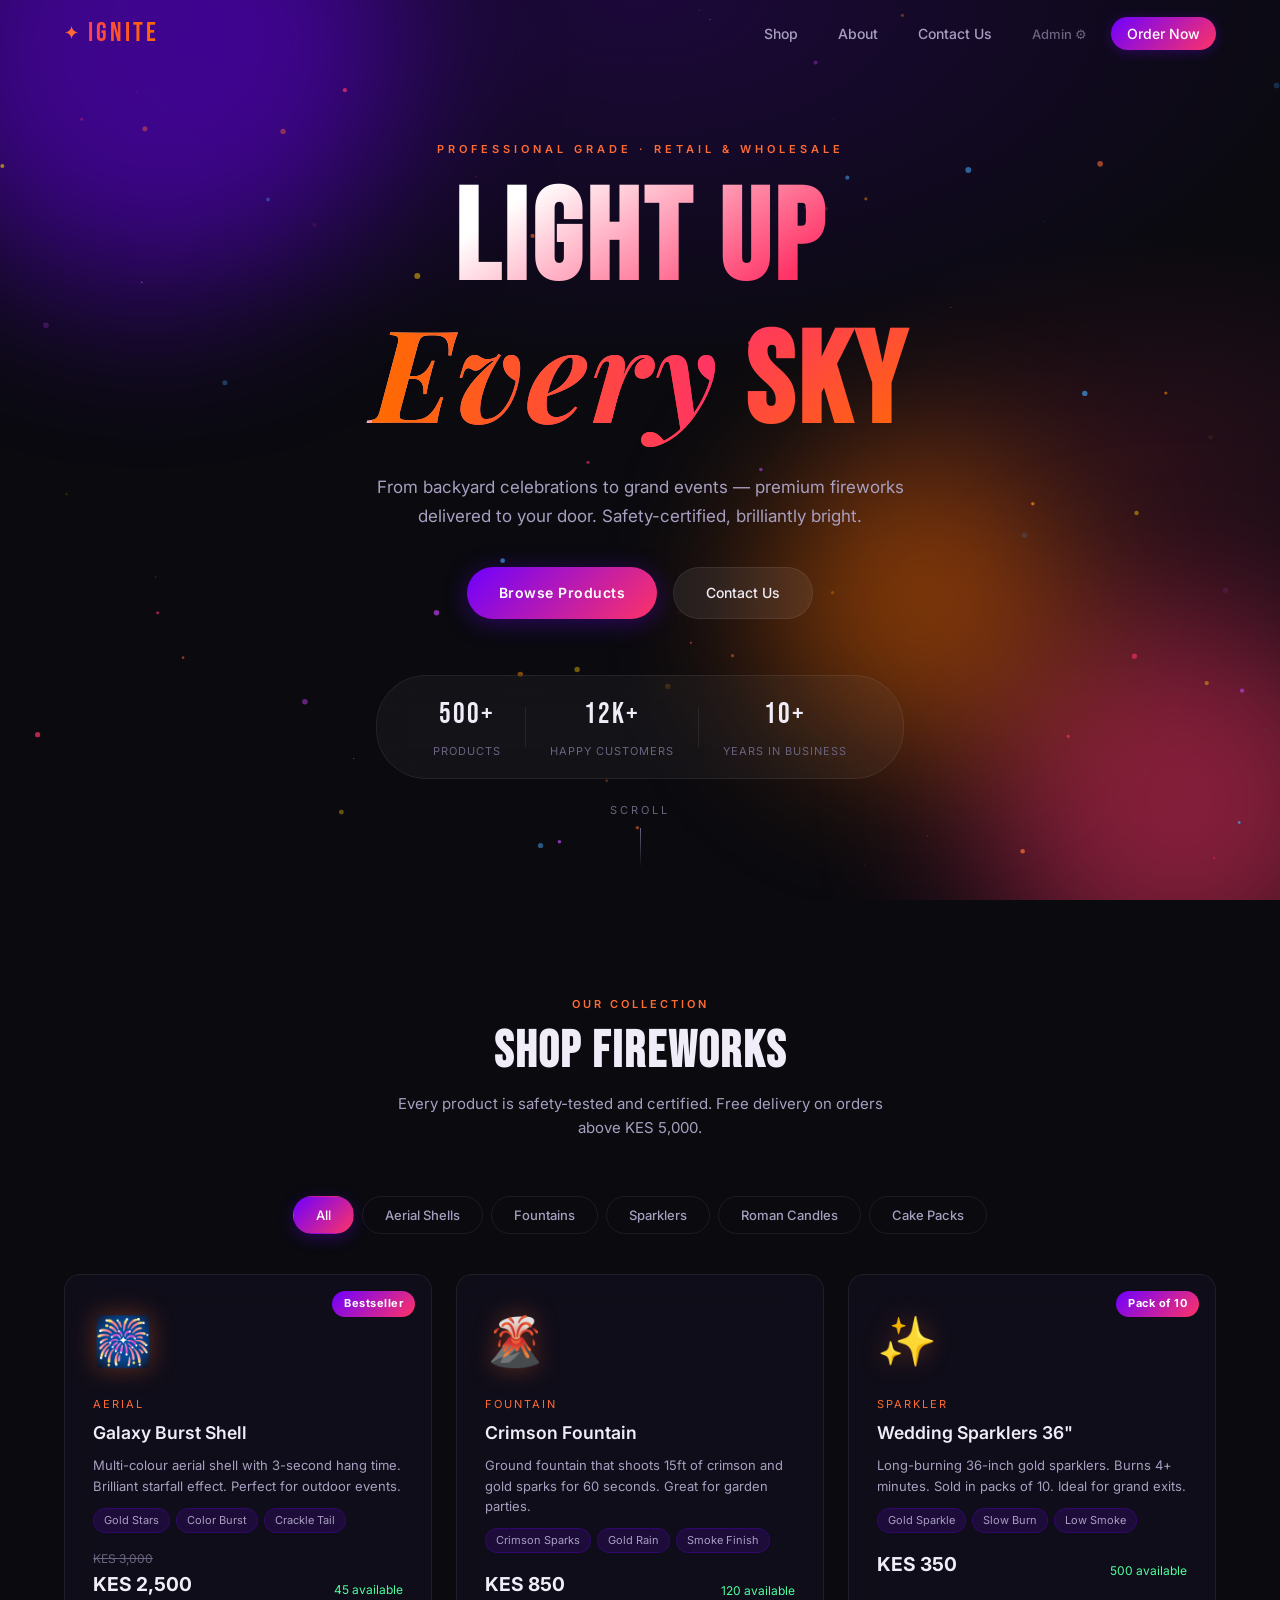
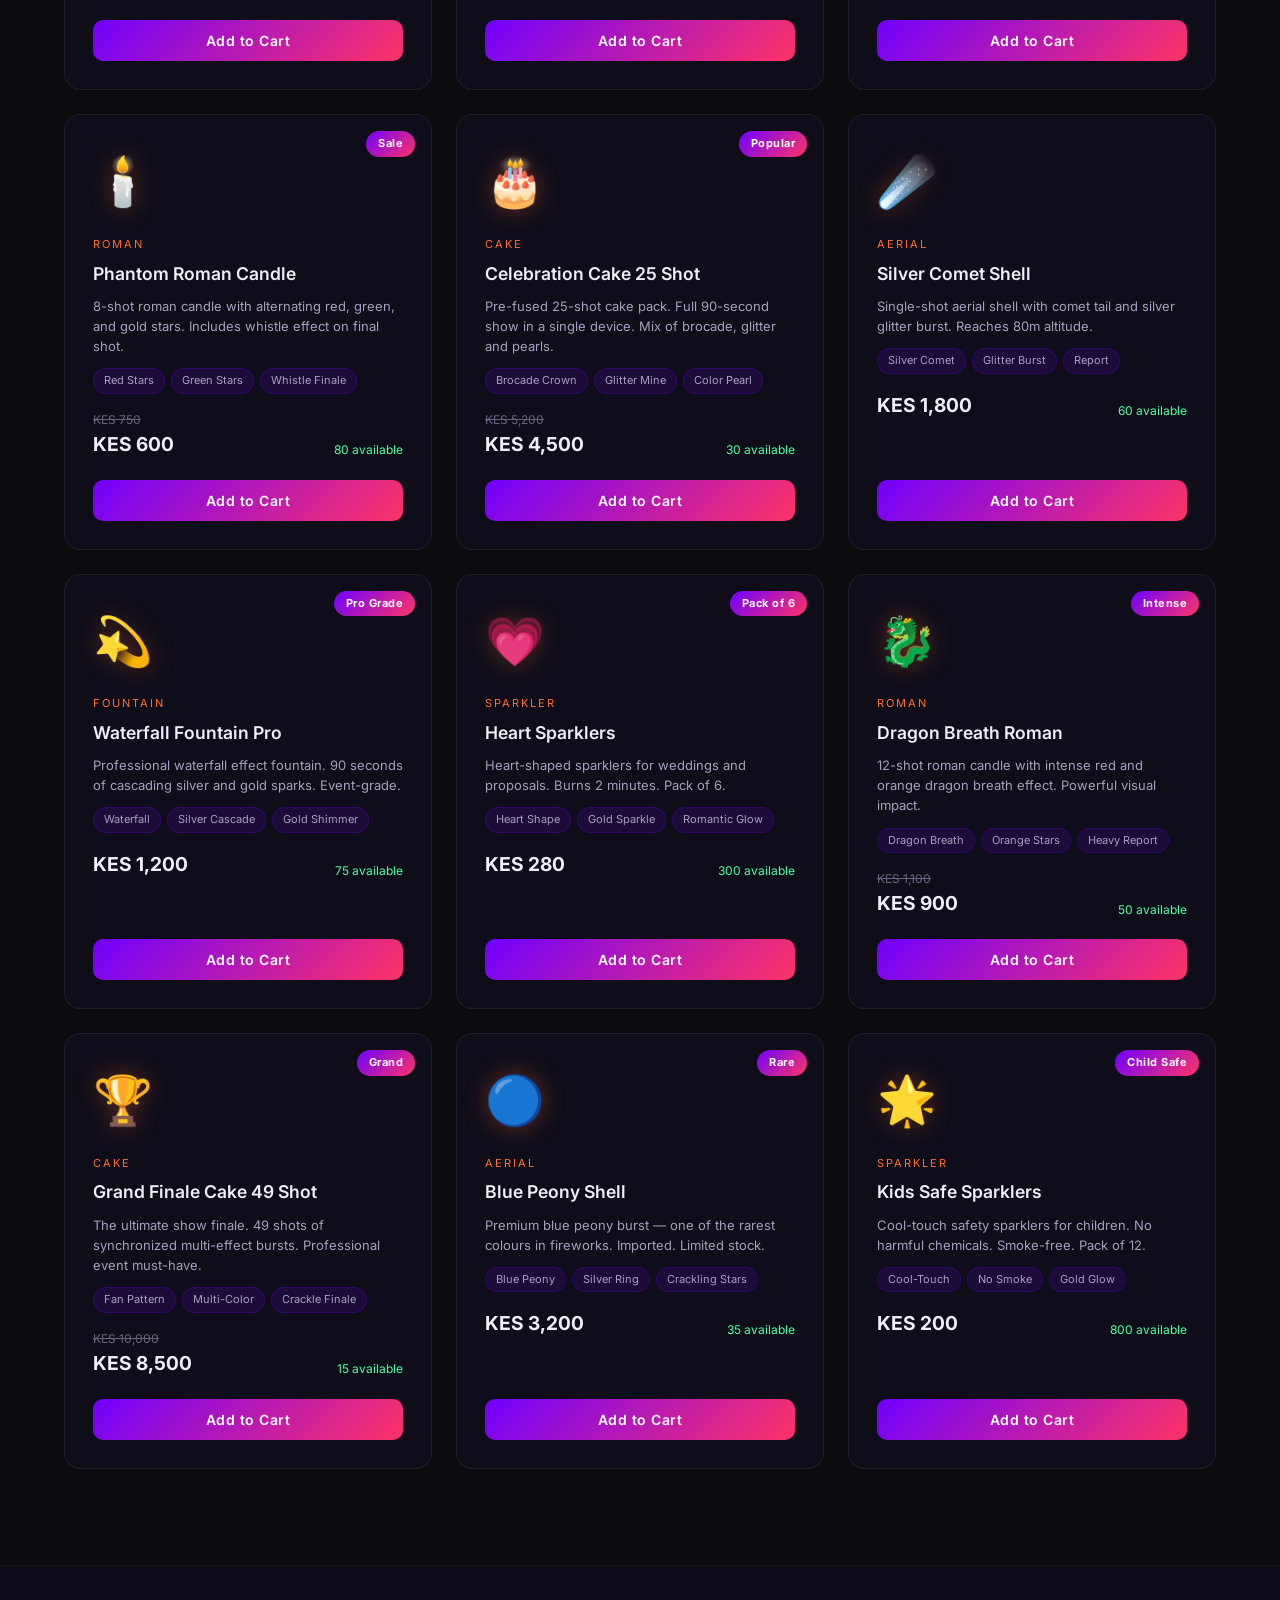
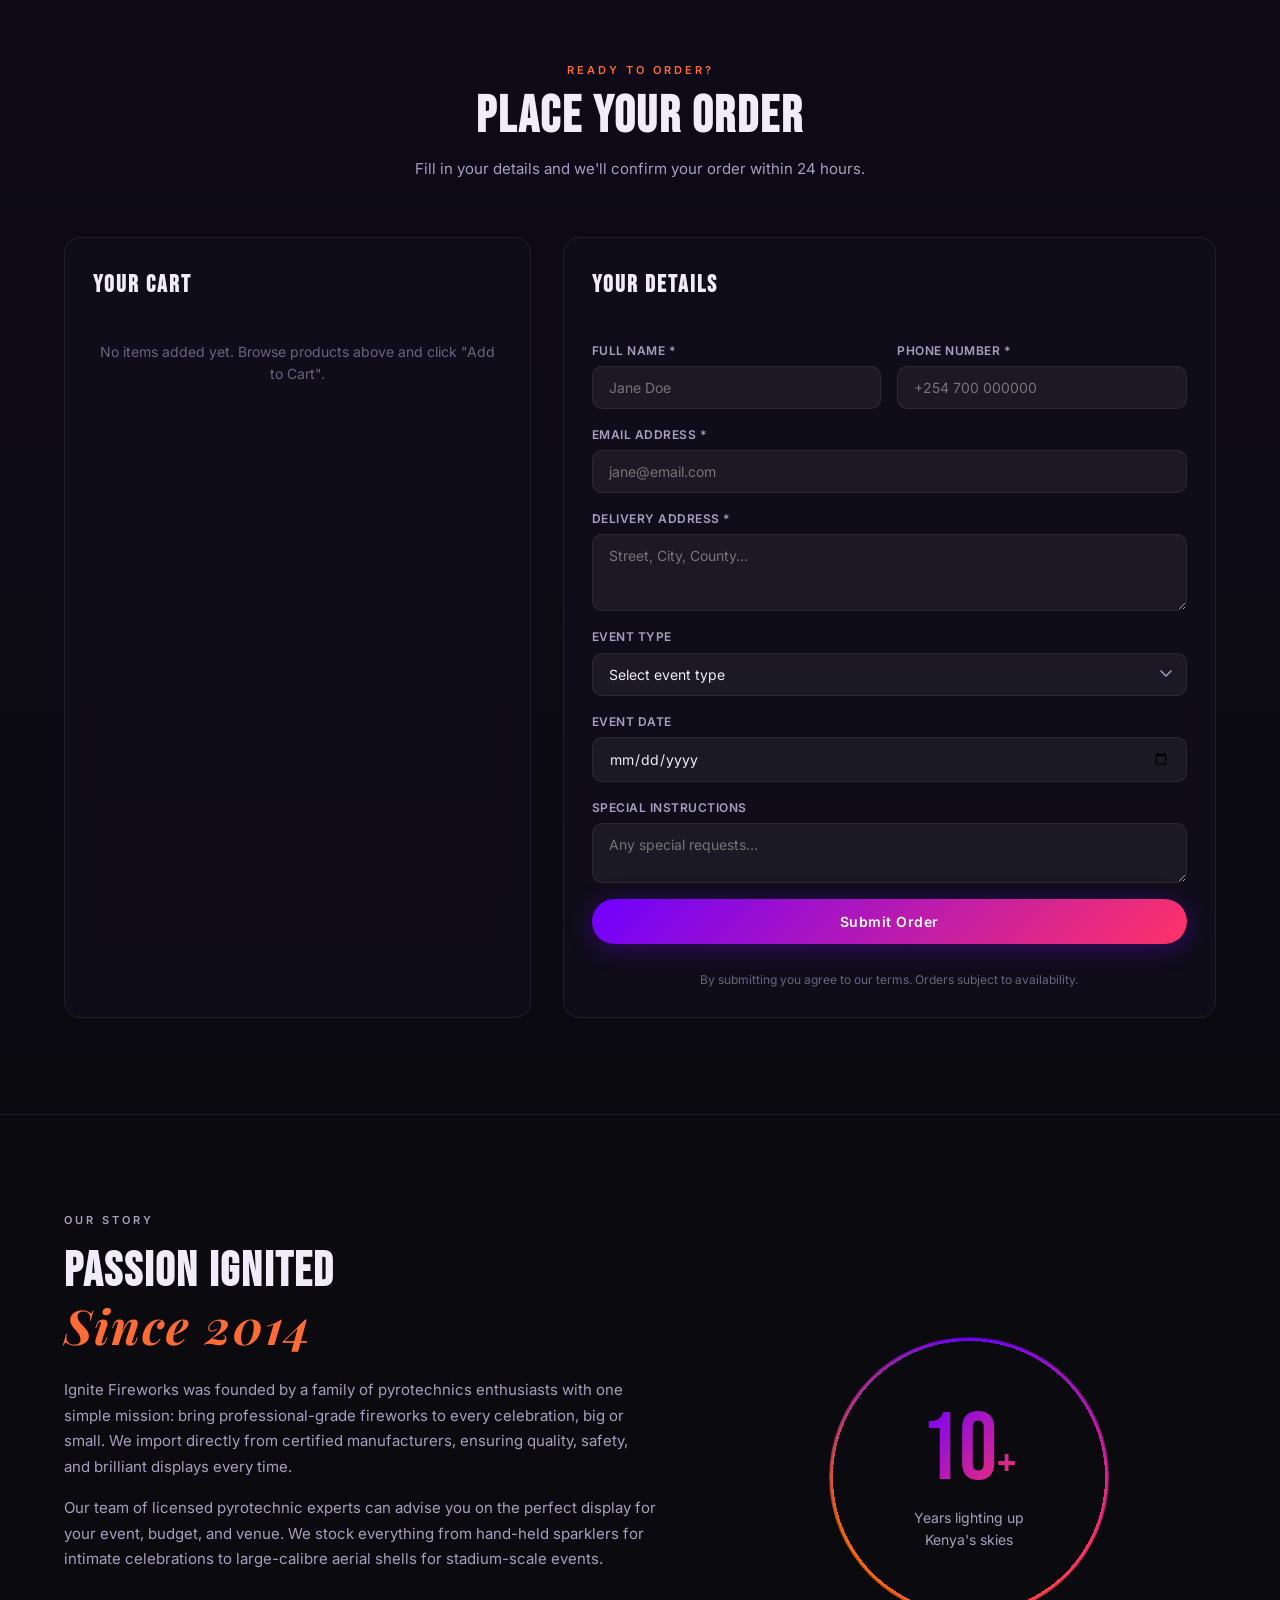
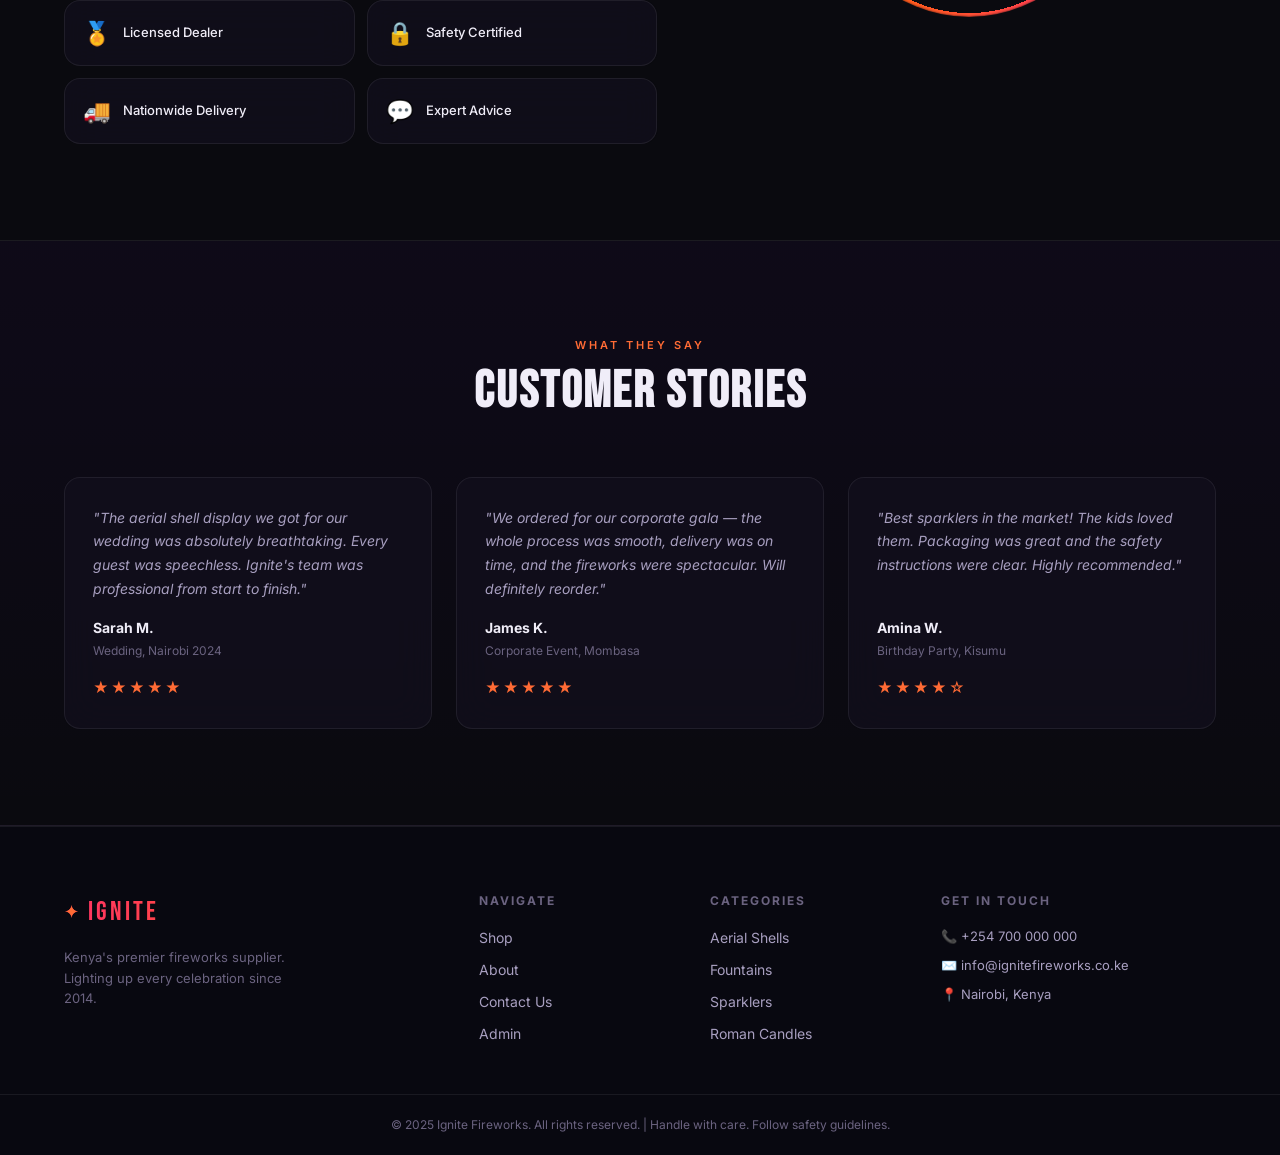
<file: index.html>
<!DOCTYPE html>
<html lang="en">
<head>
  <meta charset="UTF-8" />
  <meta name="viewport" content="width=device-width, initial-scale=1.0" />
  <title>Ignite Fireworks — Light Up the Night</title>
  <link rel="preconnect" href="https://fonts.googleapis.com" />
  <link rel="preconnect" href="https://fonts.gstatic.com" crossorigin />
  <link href="https://fonts.googleapis.com/css2?family=Bebas+Neue&family=Inter:wght@300;400;500;600&family=Playfair+Display:ital@1&display=swap" rel="stylesheet" />
  <link rel="stylesheet" href="style.css" />
</head>
<body>

<!-- ===== NAV ===== -->
<nav class="navbar" id="navbar">
  <div class="nav-inner">
    <a class="brand" href="index.html">
      <span class="brand-icon">✦</span> IGNITE
    </a>
    <button class="hamburger" id="hamburger" aria-label="Toggle menu">
      <span></span><span></span><span></span>
    </button>
    <ul class="nav-links" id="navLinks">
      <li><a href="#products">Shop</a></li>
      <li><a href="#about">About</a></li>
      <li><a href="contact.html">Contact Us</a></li>
      <li><a href="admin.html" class="nav-admin">Admin ⚙</a></li>
      <li><a href="#order-section" class="nav-cta">Order Now</a></li>
    </ul>
  </div>
</nav>

<!-- ===== HERO ===== -->
<header class="hero" id="hero">
  <div class="hero-bg-orbs">
    <div class="orb orb1"></div>
    <div class="orb orb2"></div>
    <div class="orb orb3"></div>
  </div>
  <canvas id="sparkCanvas"></canvas>
  <div class="hero-content">
    <p class="hero-eyebrow">Professional Grade · Retail & Wholesale</p>
    <h1 class="hero-title">Light Up<br/><em>Every</em> Sky</h1>
    <p class="hero-sub">From backyard celebrations to grand events — premium fireworks delivered to your door. Safety-certified, brilliantly bright.</p>
    <div class="hero-actions">
      <a href="#products" class="btn-primary">Browse Products</a>
      <a href="contact.html" class="btn-ghost">Contact Us</a>
    </div>
    <div class="hero-stats">
      <div class="stat"><span>500+</span><label>Products</label></div>
      <div class="stat-divider"></div>
      <div class="stat"><span>12K+</span><label>Happy Customers</label></div>
      <div class="stat-divider"></div>
      <div class="stat"><span>10+</span><label>Years in Business</label></div>
    </div>
  </div>
  <div class="hero-scroll-hint">
    <span>Scroll</span>
    <div class="scroll-line"></div>
  </div>
</header>

<!-- ===== PRODUCTS ===== -->
<section class="section" id="products">
  <div class="container">
    <div class="section-header">
      <p class="eyebrow">Our Collection</p>
      <h2>Shop Fireworks</h2>
      <p class="section-sub">Every product is safety-tested and certified. Free delivery on orders above KES 5,000.</p>
    </div>

    <!-- Filter Bar -->
    <div class="filter-bar">
      <button class="filter-btn active" data-filter="all">All</button>
      <button class="filter-btn" data-filter="aerial">Aerial Shells</button>
      <button class="filter-btn" data-filter="fountain">Fountains</button>
      <button class="filter-btn" data-filter="sparkler">Sparklers</button>
      <button class="filter-btn" data-filter="roman">Roman Candles</button>
      <button class="filter-btn" data-filter="cake">Cake Packs</button>
    </div>

    <div class="products-grid" id="productsGrid">
      <!-- Injected by JS -->
    </div>
  </div>
</section>

<!-- ===== ORDER FORM ===== -->
<section class="section section-dark" id="order-section">
  <div class="container">
    <div class="section-header">
      <p class="eyebrow">Ready to Order?</p>
      <h2>Place Your Order</h2>
      <p class="section-sub">Fill in your details and we'll confirm your order within 24 hours.</p>
    </div>
    <div class="order-layout">
      <div class="order-summary glass-card" id="orderSummary">
        <h3>Your Cart</h3>
        <div id="cartItems"><p class="empty-cart">No items added yet. Browse products above and click "Add to Cart".</p></div>
        <div class="cart-total" id="cartTotal" style="display:none">
          <span>Total</span><strong id="totalAmt">KES 0</strong>
        </div>
      </div>
      <form class="order-form glass-card" id="orderForm" novalidate>
        <h3>Your Details</h3>
        <div class="form-row">
          <div class="form-group">
            <label>Full Name *</label>
            <input type="text" id="custName" placeholder="Jane Doe" required />
          </div>
          <div class="form-group">
            <label>Phone Number *</label>
            <input type="tel" id="custPhone" placeholder="+254 700 000000" required />
          </div>
        </div>
        <div class="form-group">
          <label>Email Address *</label>
          <input type="email" id="custEmail" placeholder="jane@email.com" required />
        </div>
        <div class="form-group">
          <label>Delivery Address *</label>
          <textarea id="custAddress" rows="3" placeholder="Street, City, County…" required></textarea>
        </div>
        <div class="form-group">
          <label>Event Type</label>
          <select id="eventType">
            <option value="">Select event type</option>
            <option>Wedding</option>
            <option>Corporate Event</option>
            <option>Birthday Party</option>
            <option>New Year Celebration</option>
            <option>Concert / Festival</option>
            <option>Other</option>
          </select>
        </div>
        <div class="form-group">
          <label>Event Date</label>
          <input type="date" id="eventDate" />
        </div>
        <div class="form-group">
          <label>Special Instructions</label>
          <textarea id="custNotes" rows="2" placeholder="Any special requests…"></textarea>
        </div>
        <button type="submit" class="btn-primary btn-full" id="submitOrderBtn">
          <span id="submitLabel">Submit Order</span>
          <span id="submitSpinner" class="spinner" style="display:none"></span>
        </button>
        <p class="form-disclaimer">By submitting you agree to our terms. Orders subject to availability.</p>
      </form>
    </div>
  </div>
</section>

<!-- ===== ABOUT ===== -->
<section class="section" id="about">
  <div class="container about-layout">
    <div class="about-text">
      <p class="eyebrow">Our Story</p>
      <h2>Passion Ignited<br/><em>Since 2014</em></h2>
      <p>Ignite Fireworks was founded by a family of pyrotechnics enthusiasts with one simple mission: bring professional-grade fireworks to every celebration, big or small. We import directly from certified manufacturers, ensuring quality, safety, and brilliant displays every time.</p>
      <p>Our team of licensed pyrotechnic experts can advise you on the perfect display for your event, budget, and venue. We stock everything from hand-held sparklers for intimate celebrations to large-calibre aerial shells for stadium-scale events.</p>
      <div class="about-badges">
        <div class="badge glass-card"><span>🏅</span>Licensed Dealer</div>
        <div class="badge glass-card"><span>🔒</span>Safety Certified</div>
        <div class="badge glass-card"><span>🚚</span>Nationwide Delivery</div>
        <div class="badge glass-card"><span>💬</span>Expert Advice</div>
      </div>
    </div>
    <div class="about-visual">
      <div class="about-glow-box">
        <div class="glow-ring"></div>
        <p class="big-number">10<span>+</span></p>
        <p>Years lighting up Kenya's skies</p>
      </div>
    </div>
  </div>
</section>

<!-- ===== TESTIMONIALS ===== -->
<section class="section section-dark" id="testimonials">
  <div class="container">
    <div class="section-header">
      <p class="eyebrow">What They Say</p>
      <h2>Customer Stories</h2>
    </div>
    <div class="testimonials-grid">
      <div class="testi-card glass-card">
        <p>"The aerial shell display we got for our wedding was absolutely breathtaking. Every guest was speechless. Ignite's team was professional from start to finish."</p>
        <div class="testi-author"><strong>Sarah M.</strong><span>Wedding, Nairobi 2024</span></div>
        <div class="stars">★★★★★</div>
      </div>
      <div class="testi-card glass-card">
        <p>"We ordered for our corporate gala — the whole process was smooth, delivery was on time, and the fireworks were spectacular. Will definitely reorder."</p>
        <div class="testi-author"><strong>James K.</strong><span>Corporate Event, Mombasa</span></div>
        <div class="stars">★★★★★</div>
      </div>
      <div class="testi-card glass-card">
        <p>"Best sparklers in the market! The kids loved them. Packaging was great and the safety instructions were clear. Highly recommended."</p>
        <div class="testi-author"><strong>Amina W.</strong><span>Birthday Party, Kisumu</span></div>
        <div class="stars">★★★★☆</div>
      </div>
    </div>
  </div>
</section>

<!-- ===== FOOTER ===== -->
<footer class="site-footer">
  <div class="container footer-inner">
    <div class="footer-brand">
      <a class="brand" href="index.html"><span class="brand-icon">✦</span> IGNITE</a>
      <p>Kenya's premier fireworks supplier. Lighting up every celebration since 2014.</p>
    </div>
    <div class="footer-links">
      <h4>Navigate</h4>
      <ul>
        <li><a href="#products">Shop</a></li>
        <li><a href="#about">About</a></li>
        <li><a href="contact.html">Contact Us</a></li>
        <li><a href="admin.html">Admin</a></li>
      </ul>
    </div>
    <div class="footer-links">
      <h4>Categories</h4>
      <ul>
        <li><a href="#products">Aerial Shells</a></li>
        <li><a href="#products">Fountains</a></li>
        <li><a href="#products">Sparklers</a></li>
        <li><a href="#products">Roman Candles</a></li>
      </ul>
    </div>
    <div class="footer-contact">
      <h4>Get In Touch</h4>
      <p>📞 +254 700 000 000</p>
      <p>✉️ info@ignitefireworks.co.ke</p>
      <p>📍 Nairobi, Kenya</p>
    </div>
  </div>
  <div class="footer-bottom">
    <p>© 2025 Ignite Fireworks. All rights reserved. | Handle with care. Follow safety guidelines.</p>
  </div>
</footer>

<!-- ===== TOAST ===== -->
<div class="toast" id="toast"></div>

<!-- ===== CART BUBBLE ===== -->
<button class="cart-fab" id="cartFab" title="View Cart">
  🛒 <span class="cart-count" id="cartCount">0</span>
</button>

<script src="products.js"></script>
<script src="cart.js"></script>
<script src="main.js"></script>
</body>
</html>
</file>
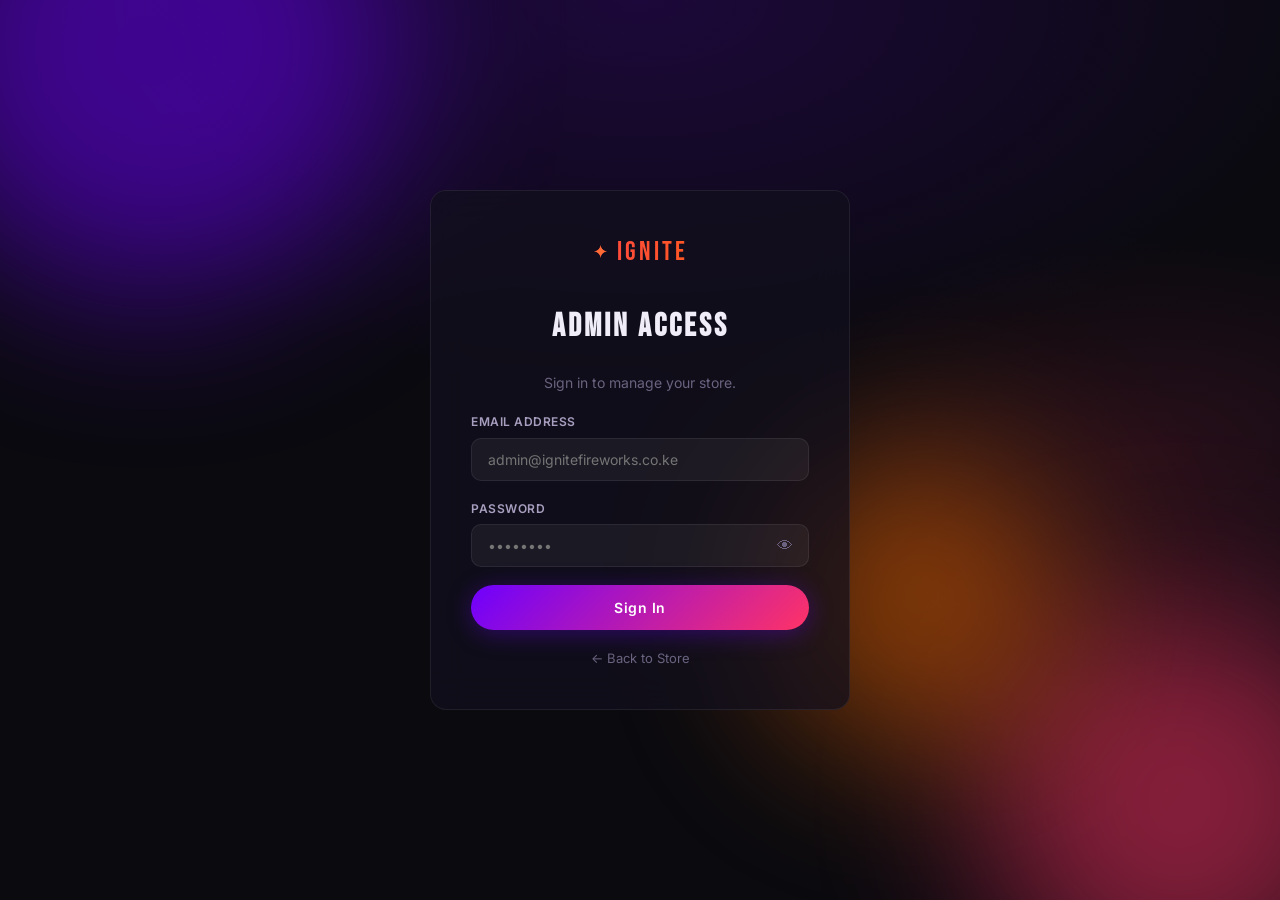
<file: admin.html>
<!DOCTYPE html>
<html lang="en">
<head>
  <meta charset="UTF-8"/>
  <meta name="viewport" content="width=device-width, initial-scale=1.0"/>
  <title>Admin — Ignite Fireworks</title>
  <link rel="preconnect" href="https://fonts.googleapis.com"/>
  <link rel="preconnect" href="https://fonts.gstatic.com" crossorigin/>
  <link href="https://fonts.googleapis.com/css2?family=Bebas+Neue&family=Inter:wght@300;400;500;600&family=Playfair+Display:ital@1&display=swap" rel="stylesheet"/>
  <link rel="stylesheet" href="style.css"/>
  <link rel="stylesheet" href="admin.css"/>
</head>
<body class="admin-body">

<!-- ===== LOGIN SCREEN ===== -->
<div class="login-screen" id="loginScreen">
  <div class="hero-bg-orbs">
    <div class="orb orb1"></div>
    <div class="orb orb2"></div>
    <div class="orb orb3"></div>
  </div>
  <div class="login-card glass-card">
    <a href="index.html" class="brand login-brand"><span class="brand-icon">✦</span> IGNITE</a>
    <h2>Admin Access</h2>
    <p class="login-sub">Sign in to manage your store.</p>
    <div class="form-group">
      <label>Email Address</label>
      <input type="email" id="loginEmail" placeholder="admin@ignitefireworks.co.ke" autocomplete="username"/>
    </div>
    <div class="form-group">
      <label>Password</label>
      <div class="pw-wrap">
        <input type="password" id="loginPassword" placeholder="••••••••" autocomplete="current-password"/>
        <button type="button" id="togglePw" class="pw-eye">👁</button>
      </div>
    </div>
    <div id="loginError" class="login-error" style="display:none"></div>
    <button class="btn-primary btn-full" id="loginBtn">
      <span id="loginLabel">Sign In</span>
      <span id="loginSpinner" class="spinner" style="display:none"></span>
    </button>
    <a href="index.html" class="back-link">← Back to Store</a>
  </div>
</div>

<!-- ===== ADMIN DASHBOARD ===== -->
<div class="admin-wrap" id="adminWrap" style="display:none">

  <!-- Sidebar -->
  <aside class="admin-sidebar" id="adminSidebar">
    <div class="sidebar-brand">
      <a href="index.html" class="brand"><span class="brand-icon">✦</span> IGNITE</a>
      <p class="sidebar-role">Admin Panel</p>
    </div>
    <nav class="sidebar-nav">
      <a href="#" class="sidebar-link active" data-panel="dashboard">
        <span>📊</span> Dashboard
      </a>
      <a href="#" class="sidebar-link" data-panel="orders">
        <span>📦</span> Orders
      </a>
      <a href="#" class="sidebar-link" data-panel="inventory">
        <span>🎆</span> Inventory
      </a>
      <a href="#" class="sidebar-link" data-panel="messages">
        <span>✉️</span> Messages
      </a>
    </nav>
    <div class="sidebar-footer">
      <button class="sidebar-logout" id="logoutBtn">🚪 Sign Out</button>
    </div>
  </aside>

  <!-- Main Content -->
  <main class="admin-main">
    <!-- Top Bar -->
    <div class="admin-topbar">
      <button class="sidebar-toggle" id="sidebarToggle">☰</button>
      <h2 id="panelTitle">Dashboard</h2>
      <div class="topbar-right">
        <span class="admin-badge">Admin</span>
        <span id="adminEmailDisplay"></span>
        <button class="btn-refresh" id="refreshBtn" title="Refresh data">↻</button>
      </div>
    </div>

    <!-- ===== DASHBOARD PANEL ===== -->
    <div class="panel active" id="panel-dashboard">
      <div class="stats-grid">
        <div class="stat-card glass-card">
          <div class="sc-icon">📦</div>
          <div class="sc-data">
            <span id="stat-total-orders">—</span>
            <label>Total Orders</label>
          </div>
        </div>
        <div class="stat-card glass-card">
          <div class="sc-icon">💰</div>
          <div class="sc-data">
            <span id="stat-revenue">—</span>
            <label>Total Revenue</label>
          </div>
        </div>
        <div class="stat-card glass-card">
          <div class="sc-icon">✉️</div>
          <div class="sc-data">
            <span id="stat-messages">—</span>
            <label>Messages</label>
          </div>
        </div>
        <div class="stat-card glass-card">
          <div class="sc-icon">🎆</div>
          <div class="sc-data">
            <span id="stat-products">—</span>
            <label>Products in Stock</label>
          </div>
        </div>
      </div>
      <div class="dashboard-recent glass-card">
        <h3>Recent Orders</h3>
        <div id="recentOrdersTable">
          <div class="table-loading">Loading…</div>
        </div>
      </div>
    </div>

    <!-- ===== ORDERS PANEL ===== -->
    <div class="panel" id="panel-orders">
      <div class="panel-header">
        <h3>All Orders</h3>
        <div class="panel-actions">
          <input type="text" id="orderSearch" placeholder="Search by name or email…" class="admin-search"/>
          <button class="btn-primary btn-sm" id="exportOrdersBtn">Export CSV</button>
        </div>
      </div>
      <div class="table-wrap glass-card" id="ordersTableWrap">
        <div class="table-loading">Loading orders…</div>
      </div>
    </div>

    <!-- ===== INVENTORY PANEL ===== -->
    <div class="panel" id="panel-inventory">
      <div class="panel-header">
        <h3>Product Inventory</h3>
        <p class="panel-sub">Update stock levels and availability.</p>
      </div>
      <div class="inventory-grid" id="inventoryGrid">
        <!-- Rendered by JS -->
      </div>
    </div>

    <!-- ===== MESSAGES PANEL ===== -->
    <div class="panel" id="panel-messages">
      <div class="panel-header">
        <h3>Customer Messages</h3>
        <button class="btn-primary btn-sm" id="exportMsgsBtn">Export CSV</button>
      </div>
      <div class="messages-list" id="messagesList">
        <div class="table-loading">Loading messages…</div>
      </div>
    </div>
  </main>
</div>

<!-- ===== MODALS ===== -->
<div class="modal-overlay" id="modalOverlay">
  <div class="modal glass-card" id="modal">
    <button class="modal-close" id="modalClose">✕</button>
    <div id="modalBody"></div>
  </div>
</div>

<div class="toast" id="toast"></div>

<script src="products.js"></script>
<script src="admin.js"></script>
</body>
</html>
</file>
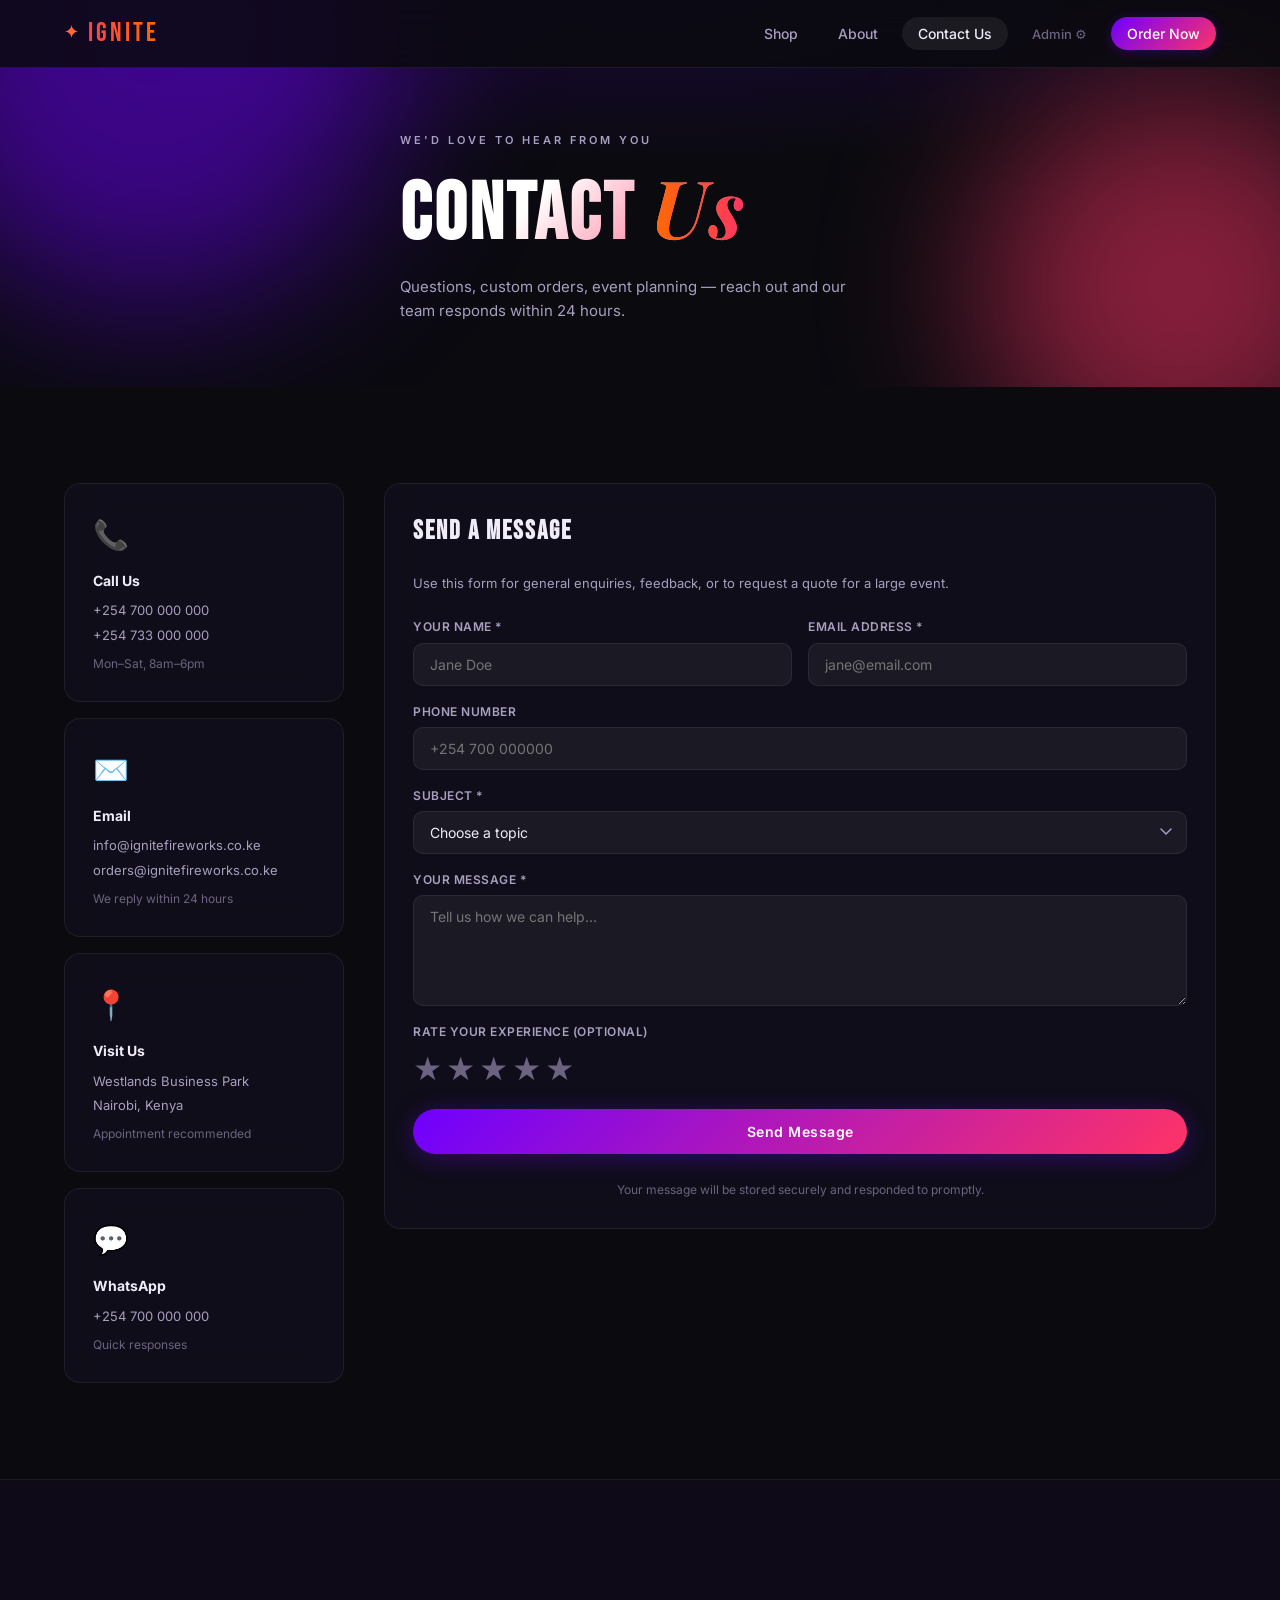
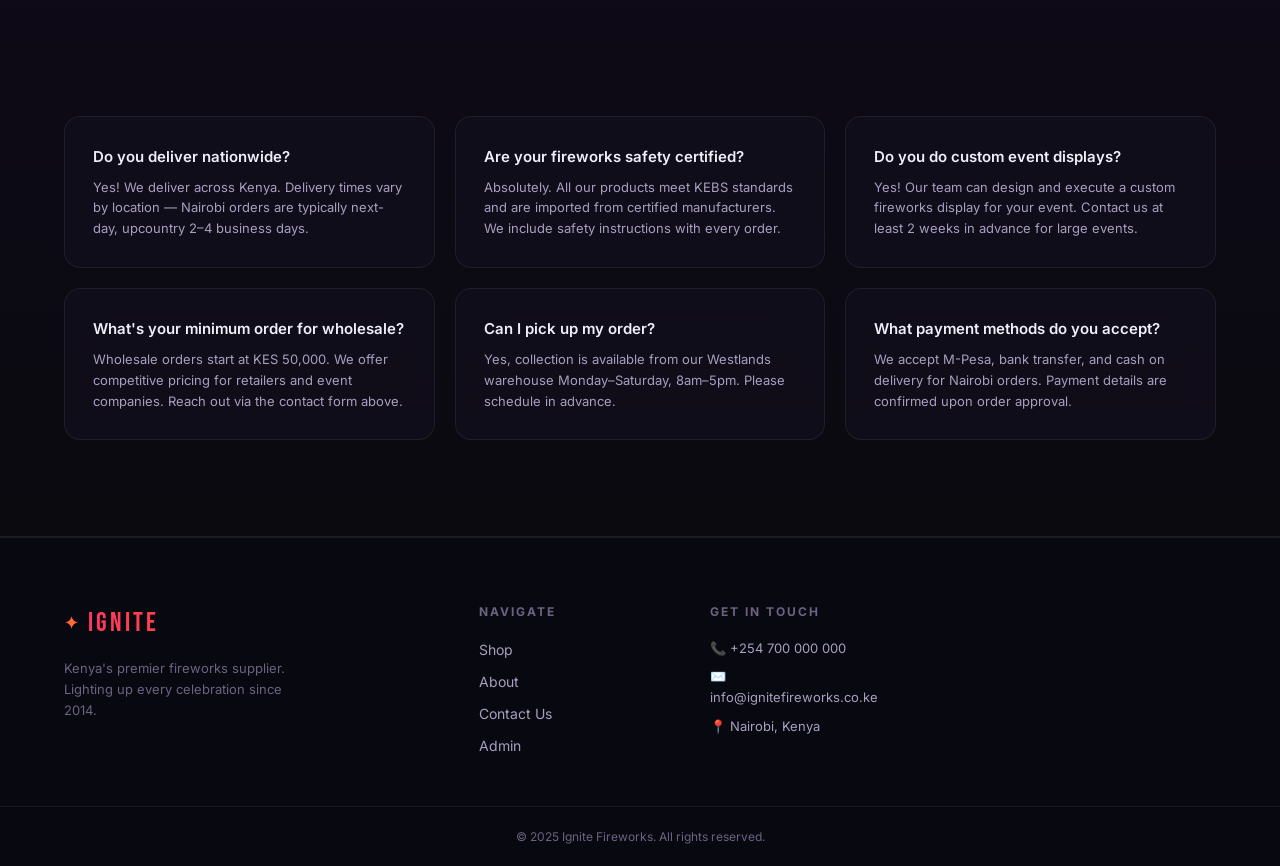
<file: contact.html>
<!DOCTYPE html>
<html lang="en">
<head>
  <meta charset="UTF-8"/>
  <meta name="viewport" content="width=device-width, initial-scale=1.0"/>
  <title>Contact Us — Ignite Fireworks</title>
  <link rel="preconnect" href="https://fonts.googleapis.com"/>
  <link rel="preconnect" href="https://fonts.gstatic.com" crossorigin/>
  <link href="https://fonts.googleapis.com/css2?family=Bebas+Neue&family=Inter:wght@300;400;500;600&family=Playfair+Display:ital@1&display=swap" rel="stylesheet"/>
  <link rel="stylesheet" href="style.css"/>
</head>
<body>

<nav class="navbar scrolled" id="navbar">
  <div class="nav-inner">
    <a class="brand" href="index.html"><span class="brand-icon">✦</span> IGNITE</a>
    <button class="hamburger" id="hamburger"><span></span><span></span><span></span></button>
    <ul class="nav-links" id="navLinks">
      <li><a href="index.html#products">Shop</a></li>
      <li><a href="index.html#about">About</a></li>
      <li><a href="contact.html" class="active">Contact Us</a></li>
      <li><a href="admin.html" class="nav-admin">Admin ⚙</a></li>
      <li><a href="index.html#order-section" class="nav-cta">Order Now</a></li>
    </ul>
  </div>
</nav>

<!-- ===== PAGE HERO ===== -->
<section class="page-hero">
  <div class="hero-bg-orbs">
    <div class="orb orb1"></div>
    <div class="orb orb2"></div>
  </div>
  <div class="page-hero-content">
    <p class="eyebrow">We'd Love to Hear From You</p>
    <h1>Contact <em>Us</em></h1>
    <p>Questions, custom orders, event planning — reach out and our team responds within 24 hours.</p>
  </div>
</section>

<!-- ===== CONTACT SECTION ===== -->
<section class="section" id="contact">
  <div class="container">
    <div class="contact-layout">

      <!-- Info cards -->
      <div class="contact-info">
        <div class="contact-card glass-card">
          <span class="contact-icon">📞</span>
          <h4>Call Us</h4>
          <p>+254 700 000 000</p>
          <p>+254 733 000 000</p>
          <small>Mon–Sat, 8am–6pm</small>
        </div>
        <div class="contact-card glass-card">
          <span class="contact-icon">✉️</span>
          <h4>Email</h4>
          <p>info@ignitefireworks.co.ke</p>
          <p>orders@ignitefireworks.co.ke</p>
          <small>We reply within 24 hours</small>
        </div>
        <div class="contact-card glass-card">
          <span class="contact-icon">📍</span>
          <h4>Visit Us</h4>
          <p>Westlands Business Park</p>
          <p>Nairobi, Kenya</p>
          <small>Appointment recommended</small>
        </div>
        <div class="contact-card glass-card">
          <span class="contact-icon">💬</span>
          <h4>WhatsApp</h4>
          <p>+254 700 000 000</p>
          <small>Quick responses</small>
        </div>
      </div>

      <!-- Feedback form -->
      <div class="contact-form-wrap">
        <form class="glass-card contact-form" id="contactForm" novalidate>
          <h3>Send a Message</h3>
          <p class="form-intro">Use this form for general enquiries, feedback, or to request a quote for a large event.</p>

          <div class="form-row">
            <div class="form-group">
              <label>Your Name *</label>
              <input type="text" id="cfName" placeholder="Jane Doe" required/>
            </div>
            <div class="form-group">
              <label>Email Address *</label>
              <input type="email" id="cfEmail" placeholder="jane@email.com" required/>
            </div>
          </div>
          <div class="form-group">
            <label>Phone Number</label>
            <input type="tel" id="cfPhone" placeholder="+254 700 000000"/>
          </div>
          <div class="form-group">
            <label>Subject *</label>
            <select id="cfSubject" required>
              <option value="">Choose a topic</option>
              <option>Product Enquiry</option>
              <option>Custom Event Quote</option>
              <option>Wholesale / Bulk Order</option>
              <option>Delivery Question</option>
              <option>Safety Information</option>
              <option>Feedback / Complaint</option>
              <option>Other</option>
            </select>
          </div>
          <div class="form-group">
            <label>Your Message *</label>
            <textarea id="cfMessage" rows="5" placeholder="Tell us how we can help…" required></textarea>
          </div>
          <div class="form-group rating-group">
            <label>Rate Your Experience (optional)</label>
            <div class="star-rating" id="starRating">
              <span data-val="1">★</span>
              <span data-val="2">★</span>
              <span data-val="3">★</span>
              <span data-val="4">★</span>
              <span data-val="5">★</span>
            </div>
            <input type="hidden" id="cfRating" value="0"/>
          </div>
          <button type="submit" class="btn-primary btn-full" id="cfSubmitBtn">
            <span id="cfLabel">Send Message</span>
            <span id="cfSpinner" class="spinner" style="display:none"></span>
          </button>
          <p class="form-disclaimer">Your message will be stored securely and responded to promptly.</p>
        </form>

        <!-- Success State -->
        <div class="contact-success glass-card" id="contactSuccess" style="display:none">
          <div class="success-icon">🎆</div>
          <h3>Message Sent!</h3>
          <p>Thank you for reaching out. Our team will get back to you within 24 hours.</p>
          <button class="btn-primary" onclick="resetContactForm()">Send Another Message</button>
        </div>
      </div>

    </div>
  </div>
</section>

<!-- ===== FAQ ===== -->
<section class="section section-dark">
  <div class="container">
    <div class="section-header">
      <p class="eyebrow">Common Questions</p>
      <h2>FAQ</h2>
    </div>
    <div class="faq-grid">
      <div class="faq-item glass-card">
        <h4>Do you deliver nationwide?</h4>
        <p>Yes! We deliver across Kenya. Delivery times vary by location — Nairobi orders are typically next-day, upcountry 2–4 business days.</p>
      </div>
      <div class="faq-item glass-card">
        <h4>Are your fireworks safety certified?</h4>
        <p>Absolutely. All our products meet KEBS standards and are imported from certified manufacturers. We include safety instructions with every order.</p>
      </div>
      <div class="faq-item glass-card">
        <h4>Do you do custom event displays?</h4>
        <p>Yes! Our team can design and execute a custom fireworks display for your event. Contact us at least 2 weeks in advance for large events.</p>
      </div>
      <div class="faq-item glass-card">
        <h4>What's your minimum order for wholesale?</h4>
        <p>Wholesale orders start at KES 50,000. We offer competitive pricing for retailers and event companies. Reach out via the contact form above.</p>
      </div>
      <div class="faq-item glass-card">
        <h4>Can I pick up my order?</h4>
        <p>Yes, collection is available from our Westlands warehouse Monday–Saturday, 8am–5pm. Please schedule in advance.</p>
      </div>
      <div class="faq-item glass-card">
        <h4>What payment methods do you accept?</h4>
        <p>We accept M-Pesa, bank transfer, and cash on delivery for Nairobi orders. Payment details are confirmed upon order approval.</p>
      </div>
    </div>
  </div>
</section>

<footer class="site-footer">
  <div class="container footer-inner">
    <div class="footer-brand">
      <a class="brand" href="index.html"><span class="brand-icon">✦</span> IGNITE</a>
      <p>Kenya's premier fireworks supplier. Lighting up every celebration since 2014.</p>
    </div>
    <div class="footer-links">
      <h4>Navigate</h4>
      <ul>
        <li><a href="index.html#products">Shop</a></li>
        <li><a href="index.html#about">About</a></li>
        <li><a href="contact.html">Contact Us</a></li>
        <li><a href="admin.html">Admin</a></li>
      </ul>
    </div>
    <div class="footer-contact">
      <h4>Get In Touch</h4>
      <p>📞 +254 700 000 000</p>
      <p>✉️ info@ignitefireworks.co.ke</p>
      <p>📍 Nairobi, Kenya</p>
    </div>
  </div>
  <div class="footer-bottom">
    <p>© 2025 Ignite Fireworks. All rights reserved.</p>
  </div>
</footer>

<div class="toast" id="toast"></div>

<script src="products.js"></script>
<script>
  // Nav
  const hamburger = document.getElementById("hamburger");
  const navLinks = document.getElementById("navLinks");
  hamburger?.addEventListener("click", () => {
    navLinks?.classList.toggle("open");
    hamburger.classList.toggle("active");
  });

  function showToast(msg, type="success") {
    const t = document.getElementById("toast");
    t.textContent = msg;
    t.className = `toast show ${type}`;
    clearTimeout(t._t);
    t._t = setTimeout(() => t.classList.remove("show"), 3500);
  }

  // Star Rating
  const stars = document.querySelectorAll("#starRating span");
  const ratingInput = document.getElementById("cfRating");
  stars.forEach(star => {
    star.addEventListener("click", () => {
      const val = parseInt(star.dataset.val);
      ratingInput.value = val;
      stars.forEach((s, i) => s.classList.toggle("active", i < val));
    });
    star.addEventListener("mouseover", () => {
      const val = parseInt(star.dataset.val);
      stars.forEach((s, i) => s.classList.toggle("hover", i < val));
    });
    star.addEventListener("mouseout", () => {
      stars.forEach(s => s.classList.remove("hover"));
    });
  });

  // Contact Form
  document.getElementById("contactForm")?.addEventListener("submit", async (e) => {
    e.preventDefault();
    const name = document.getElementById("cfName").value.trim();
    const email = document.getElementById("cfEmail").value.trim();
    const subject = document.getElementById("cfSubject").value;
    const message = document.getElementById("cfMessage").value.trim();
    const phone = document.getElementById("cfPhone").value.trim();
    const rating = document.getElementById("cfRating").value;

    if (!name || !email || !subject || !message) {
      showToast("Please fill in all required fields.", "error"); return;
    }
    const emailReg = /^[^\s@]+@[^\s@]+\.[^\s@]+$/;
    if (!emailReg.test(email)) {
      showToast("Please enter a valid email address.", "error"); return;
    }

    const btn = document.getElementById("cfSubmitBtn");
    const label = document.getElementById("cfLabel");
    const spinner = document.getElementById("cfSpinner");
    btn.disabled = true; label.style.display = "none"; spinner.style.display = "inline-block";

    try {
      const resp = await fetch(CONFIG.SCRIPT_URL, {
        method: "POST",
        body: JSON.stringify({
          action: "submitContact",
          name, email, phone, subject, message, rating,
          date: new Date().toISOString()
        })
      });
      const result = await resp.json();
      if (result.success) {
        document.getElementById("contactForm").style.display = "none";
        document.getElementById("contactSuccess").style.display = "flex";
      } else {
        showToast("Something went wrong. Please try again.", "error");
      }
    } catch {
      showToast("Network error. Please try again.", "error");
    } finally {
      btn.disabled = false; label.style.display = "inline"; spinner.style.display = "none";
    }
  });

  function resetContactForm() {
    document.getElementById("contactForm").reset();
    document.getElementById("cfRating").value = "0";
    stars.forEach(s => { s.classList.remove("active","hover"); });
    document.getElementById("contactForm").style.display = "flex";
    document.getElementById("contactSuccess").style.display = "none";
  }
</script>
</body>
</html>
</file>
<file: style.css>
/* ============================================================
   IGNITE FIREWORKS — MAIN STYLESHEET
   Dark Phantom Gradient Theme · Blur & Translucent Effects
   ============================================================ */

/* ---- Tokens ---- */
:root {
  --bg-base: #0a0a0f;
  --bg-card: rgba(18, 16, 30, 0.72);
  --bg-card-solid: #13102a;
  --phantom-1: #6e00ff;   /* deep violet */
  --phantom-2: #ff3366;   /* hot crimson */
  --phantom-3: #ff6b00;   /* ember orange */
  --phantom-4: #00c8ff;   /* electric cyan */
  --accent: #ff6b35;
  --accent-glow: rgba(255, 107, 53, 0.35);
  --text-primary: #f0edf8;
  --text-secondary: #a89fc0;
  --text-muted: #6b6380;
  --border: rgba(255,255,255,0.07);
  --border-glow: rgba(110, 0, 255, 0.3);
  --radius: 16px;
  --radius-sm: 10px;
  --blur: blur(18px);
  --font-display: 'Bebas Neue', sans-serif;
  --font-body: 'Inter', sans-serif;
  --font-italic: 'Playfair Display', serif;
  --nav-h: 68px;
  --transition: 0.25s cubic-bezier(0.4,0,0.2,1);
}

/* ---- Reset ---- */
*, *::before, *::after { box-sizing: border-box; margin: 0; padding: 0; }
html { scroll-behavior: smooth; }
body {
  background: var(--bg-base);
  color: var(--text-primary);
  font-family: var(--font-body);
  font-size: 15px;
  line-height: 1.6;
  overflow-x: hidden;
}
a { color: inherit; text-decoration: none; }
button { cursor: pointer; font-family: inherit; }
input, select, textarea {
  font-family: inherit;
  font-size: 14px;
}
img { max-width: 100%; }

/* ---- Utility ---- */
.container { max-width: 1200px; margin: 0 auto; padding: 0 24px; }
.section { padding: 96px 0; }
.section-dark {
  background: linear-gradient(180deg, rgba(110,0,255,0.04) 0%, transparent 100%);
  border-top: 1px solid var(--border);
  border-bottom: 1px solid var(--border);
}

/* ---- Glass Card ---- */
.glass-card {
  background: var(--bg-card);
  backdrop-filter: var(--blur);
  -webkit-backdrop-filter: var(--blur);
  border: 1px solid var(--border);
  border-radius: var(--radius);
  padding: 28px;
}

/* ---- Section Header ---- */
.section-header { text-align: center; margin-bottom: 56px; }
.section-header h2 { font-family: var(--font-display); font-size: clamp(2rem, 5vw, 3.2rem); letter-spacing: 2px; line-height: 1.1; margin-bottom: 12px; }
.section-header .section-sub { color: var(--text-secondary); max-width: 520px; margin: 0 auto; }
.eyebrow {
  font-size: 11px; font-weight: 600; letter-spacing: 3px;
  text-transform: uppercase; color: var(--accent);
  margin-bottom: 10px; display: block;
}

/* ---- Buttons ---- */
.btn-primary {
  display: inline-flex; align-items: center; gap: 8px;
  background: linear-gradient(135deg, var(--phantom-1), var(--phantom-2));
  color: #fff; border: none; border-radius: 50px;
  padding: 14px 32px; font-size: 14px; font-weight: 600;
  letter-spacing: 0.5px; transition: var(--transition);
  box-shadow: 0 4px 24px rgba(110,0,255,0.35);
  cursor: pointer;
}
.btn-primary:hover {
  transform: translateY(-2px);
  box-shadow: 0 8px 32px rgba(255,51,102,0.45);
}
.btn-primary:active { transform: translateY(0); }
.btn-primary:disabled { opacity: 0.6; cursor: not-allowed; transform: none; }
.btn-ghost {
  display: inline-flex; align-items: center; gap: 8px;
  background: rgba(255,255,255,0.07); border: 1px solid var(--border);
  backdrop-filter: var(--blur); color: var(--text-primary);
  border-radius: 50px; padding: 14px 32px;
  font-size: 14px; font-weight: 500; transition: var(--transition);
}
.btn-ghost:hover { background: rgba(255,255,255,0.12); border-color: rgba(255,255,255,0.2); }
.btn-full { width: 100%; justify-content: center; }
.btn-sm { padding: 8px 16px; font-size: 13px; border-radius: 8px; border: none; }
.btn-outline-danger {
  background: transparent; border: 1px solid var(--phantom-2);
  color: var(--phantom-2); border-radius: 8px; padding: 8px 16px;
  font-size: 13px; font-weight: 500; transition: var(--transition);
}
.btn-outline-danger:hover { background: rgba(255,51,102,0.15); }

/* ---- Form Elements ---- */
.form-group { display: flex; flex-direction: column; gap: 6px; }
.form-group label {
  font-size: 12px; font-weight: 600; letter-spacing: 0.5px;
  text-transform: uppercase; color: var(--text-secondary);
}
.form-group input,
.form-group select,
.form-group textarea {
  background: rgba(255,255,255,0.05);
  border: 1px solid var(--border);
  border-radius: var(--radius-sm);
  color: var(--text-primary);
  padding: 12px 16px;
  outline: none;
  transition: var(--transition);
}
.form-group input:focus,
.form-group select:focus,
.form-group textarea:focus {
  border-color: var(--phantom-1);
  background: rgba(110,0,255,0.07);
  box-shadow: 0 0 0 3px rgba(110,0,255,0.15);
}
.form-group select { appearance: none; background-image: url("data:image/svg+xml,%3Csvg xmlns='http://www.w3.org/2000/svg' width='12' height='8' viewBox='0 0 12 8'%3E%3Cpath d='M1 1l5 5 5-5' stroke='%23a89fc0' stroke-width='1.5' fill='none' stroke-linecap='round'/%3E%3C/svg%3E"); background-repeat: no-repeat; background-position: right 14px center; }
.form-row { display: grid; grid-template-columns: 1fr 1fr; gap: 16px; }
.form-disclaimer { font-size: 12px; color: var(--text-muted); text-align: center; margin-top: 10px; }

/* ---- Spinner ---- */
.spinner {
  width: 18px; height: 18px;
  border: 2px solid rgba(255,255,255,0.3);
  border-top-color: #fff;
  border-radius: 50%;
  animation: spin 0.7s linear infinite;
  display: inline-block;
}
@keyframes spin { to { transform: rotate(360deg); } }

/* ---- Toast ---- */
.toast {
  position: fixed; bottom: 24px; left: 50%; transform: translateX(-50%) translateY(100px);
  background: var(--bg-card); backdrop-filter: var(--blur);
  border: 1px solid var(--border);
  padding: 14px 28px; border-radius: 50px;
  font-size: 14px; font-weight: 500;
  transition: transform 0.4s cubic-bezier(0.4,0,0.2,1), opacity 0.4s;
  z-index: 9999; opacity: 0; white-space: nowrap;
  box-shadow: 0 8px 32px rgba(0,0,0,0.4);
}
.toast.show { transform: translateX(-50%) translateY(0); opacity: 1; }
.toast.success { border-color: rgba(0,200,100,0.4); color: #4dffa0; }
.toast.error { border-color: rgba(255,51,102,0.4); color: #ff6b8a; }
.toast.warning { border-color: rgba(255,180,0,0.4); color: #ffcc44; }

/* ============================================================
   NAVBAR
   ============================================================ */
.navbar {
  position: fixed; top: 0; left: 0; right: 0; z-index: 500;
  height: var(--nav-h);
  transition: var(--transition);
}
.navbar.scrolled {
  background: rgba(10,10,15,0.85);
  backdrop-filter: var(--blur);
  -webkit-backdrop-filter: var(--blur);
  border-bottom: 1px solid var(--border);
}
.nav-inner {
  max-width: 1200px; margin: 0 auto;
  display: flex; align-items: center; justify-content: space-between;
  height: 100%; padding: 0 24px;
}
.brand {
  font-family: var(--font-display); font-size: 1.7rem; letter-spacing: 3px;
  background: linear-gradient(90deg, var(--phantom-2), var(--phantom-3));
  -webkit-background-clip: text; -webkit-text-fill-color: transparent;
  background-clip: text;
  display: flex; align-items: center; gap: 6px;
}
.brand-icon { -webkit-text-fill-color: var(--accent); font-size: 1.1rem; }
.nav-links {
  list-style: none; display: flex; align-items: center; gap: 8px;
}
.nav-links a {
  padding: 8px 16px; border-radius: 50px; font-size: 14px; font-weight: 500;
  transition: var(--transition); color: var(--text-secondary);
}
.nav-links a:hover, .nav-links a.active { color: var(--text-primary); background: rgba(255,255,255,0.07); }
.nav-admin {
  color: var(--text-muted) !important; font-size: 13px !important;
}
.nav-admin:hover { color: var(--accent) !important; background: rgba(255,107,53,0.1) !important; }
.nav-cta {
  background: linear-gradient(135deg, var(--phantom-1), var(--phantom-2)) !important;
  color: #fff !important;
  box-shadow: 0 2px 12px rgba(110,0,255,0.3);
}
.nav-cta:hover { box-shadow: 0 4px 20px rgba(255,51,102,0.4) !important; background: rgba(0,0,0,0) !important; }
.hamburger {
  display: none; flex-direction: column; gap: 5px;
  background: none; border: none; padding: 4px; cursor: pointer;
}
.hamburger span {
  width: 24px; height: 2px; background: var(--text-primary);
  border-radius: 2px; transition: var(--transition);
  display: block;
}
.hamburger.active span:nth-child(1) { transform: rotate(45deg) translate(5px, 5px); }
.hamburger.active span:nth-child(2) { opacity: 0; }
.hamburger.active span:nth-child(3) { transform: rotate(-45deg) translate(5px, -5px); }

/* ============================================================
   HERO
   ============================================================ */
.hero {
  position: relative; min-height: 100vh;
  display: flex; align-items: center; justify-content: center;
  overflow: hidden;
  background: radial-gradient(ellipse 80% 60% at 50% 0%, rgba(110,0,255,0.18) 0%, transparent 70%),
              radial-gradient(ellipse 50% 40% at 90% 50%, rgba(255,51,102,0.12) 0%, transparent 60%),
              var(--bg-base);
}
.hero-bg-orbs { position: absolute; inset: 0; overflow: hidden; pointer-events: none; }
.orb {
  position: absolute; border-radius: 50%;
  filter: blur(80px); opacity: 0.5;
  animation: orb-float 8s ease-in-out infinite;
}
.orb1 { width: 500px; height: 500px; background: var(--phantom-1); top: -200px; left: -100px; animation-delay: 0s; }
.orb2 { width: 400px; height: 400px; background: var(--phantom-2); bottom: -100px; right: -100px; animation-delay: 3s; }
.orb3 { width: 300px; height: 300px; background: var(--phantom-3); top: 50%; left: 60%; animation-delay: 1.5s; }
@keyframes orb-float {
  0%, 100% { transform: translateY(0) scale(1); }
  50% { transform: translateY(-30px) scale(1.05); }
}
#sparkCanvas {
  position: absolute; inset: 0; width: 100%; height: 100%;
  pointer-events: none;
}
.hero-content {
  position: relative; z-index: 2;
  text-align: center; padding: var(--nav-h) 24px 48px;
  max-width: 800px;
}
.hero-eyebrow {
  font-size: 11px; font-weight: 600; letter-spacing: 4px;
  text-transform: uppercase; color: var(--accent); margin-bottom: 20px;
}
.hero-title {
  font-family: var(--font-display);
  font-size: clamp(4rem, 12vw, 8rem);
  line-height: 1; letter-spacing: 4px;
  background: linear-gradient(145deg, #fff 20%, var(--phantom-2) 60%, var(--phantom-3) 100%);
  -webkit-background-clip: text; -webkit-text-fill-color: transparent;
  background-clip: text; margin-bottom: 24px;
}
.hero-title em {
  font-family: var(--font-italic); font-style: italic;
  background: linear-gradient(90deg, var(--phantom-3), var(--phantom-2));
  -webkit-background-clip: text; background-clip: text;
}
.hero-sub {
  font-size: 17px; color: var(--text-secondary); max-width: 560px;
  margin: 0 auto 36px; line-height: 1.7;
}
.hero-actions { display: flex; gap: 16px; justify-content: center; flex-wrap: wrap; margin-bottom: 56px; }
.hero-stats {
  display: flex; align-items: center; justify-content: center; gap: 0;
  background: rgba(255,255,255,0.04); backdrop-filter: var(--blur);
  border: 1px solid var(--border); border-radius: 50px;
  padding: 16px 32px; display: inline-flex;
}
.stat { text-align: center; padding: 0 24px; }
.stat span { display: block; font-family: var(--font-display); font-size: 1.8rem; letter-spacing: 2px; color: var(--text-primary); }
.stat label { font-size: 11px; color: var(--text-muted); text-transform: uppercase; letter-spacing: 1px; }
.stat-divider { width: 1px; height: 40px; background: var(--border); }
.hero-scroll-hint {
  position: absolute; bottom: 32px; left: 50%; transform: translateX(-50%);
  display: flex; flex-direction: column; align-items: center; gap: 8px;
  font-size: 11px; letter-spacing: 3px; text-transform: uppercase;
  color: var(--text-muted); z-index: 2;
}
.scroll-line {
  width: 1px; height: 40px;
  background: linear-gradient(to bottom, var(--text-muted), transparent);
  animation: scrollPulse 2s ease-in-out infinite;
}
@keyframes scrollPulse {
  0%, 100% { opacity: 0.5; transform: scaleY(1); }
  50% { opacity: 1; transform: scaleY(1.2); }
}

/* ============================================================
   PAGE HERO (interior pages)
   ============================================================ */
.page-hero {
  min-height: 380px; display: flex; align-items: center;
  position: relative; overflow: hidden;
  background: radial-gradient(ellipse 80% 60% at 50% 0%, rgba(110,0,255,0.16) 0%, transparent 70%),
              var(--bg-base);
  padding-top: var(--nav-h);
}
.page-hero-content {
  position: relative; z-index: 2;
  max-width: 1200px; margin: 0 auto;
  padding: 64px 24px;
}
.page-hero-content h1 {
  font-family: var(--font-display); font-size: clamp(3rem, 7vw, 5rem);
  letter-spacing: 3px; line-height: 1.1;
  background: linear-gradient(135deg, #fff 30%, var(--phantom-2) 80%);
  -webkit-background-clip: text; background-clip: text; -webkit-text-fill-color: transparent;
  margin: 12px 0 16px;
}
.page-hero-content h1 em {
  font-family: var(--font-italic); font-style: italic;
  background: linear-gradient(90deg, var(--phantom-3), var(--phantom-2));
  -webkit-background-clip: text; background-clip: text;
}
.page-hero-content p { color: var(--text-secondary); max-width: 480px; }

/* ============================================================
   PRODUCTS
   ============================================================ */
.filter-bar {
  display: flex; gap: 8px; flex-wrap: wrap;
  margin-bottom: 40px; justify-content: center;
}
.filter-btn {
  padding: 10px 22px; border-radius: 50px; border: 1px solid var(--border);
  background: transparent; color: var(--text-secondary);
  font-size: 13px; font-weight: 500;
  transition: var(--transition); cursor: pointer;
}
.filter-btn:hover { border-color: var(--phantom-1); color: var(--text-primary); }
.filter-btn.active {
  background: linear-gradient(135deg, var(--phantom-1), var(--phantom-2));
  border-color: transparent; color: #fff;
  box-shadow: 0 4px 16px rgba(110,0,255,0.3);
}

.products-grid {
  display: grid;
  grid-template-columns: repeat(auto-fill, minmax(280px, 1fr));
  gap: 24px;
}
.product-card {
  position: relative; overflow: hidden;
  display: flex; flex-direction: column; gap: 0;
  transition: transform var(--transition), box-shadow var(--transition);
}
.product-card:hover {
  transform: translateY(-6px);
  box-shadow: 0 16px 48px rgba(110,0,255,0.2);
  border-color: var(--border-glow);
}
.product-card[data-oos="true"] { opacity: 0.6; }
.prod-badge {
  position: absolute; top: 16px; right: 16px;
  background: linear-gradient(135deg, var(--phantom-1), var(--phantom-2));
  color: #fff; font-size: 11px; font-weight: 700;
  padding: 4px 12px; border-radius: 50px; letter-spacing: 0.5px;
}
.prod-emoji {
  font-size: 3rem; margin-bottom: 16px;
  filter: drop-shadow(0 0 12px var(--accent-glow));
}
.prod-info { flex: 1; }
.prod-category { font-size: 11px; letter-spacing: 2px; text-transform: uppercase; color: var(--accent); margin-bottom: 6px; }
.prod-info h3 { font-size: 1.1rem; font-weight: 600; margin-bottom: 8px; }
.prod-desc { font-size: 13px; color: var(--text-secondary); margin-bottom: 12px; line-height: 1.55; }
.effect-tags { display: flex; flex-wrap: wrap; gap: 6px; margin-bottom: 16px; }
.effect-tag {
  font-size: 11px; padding: 3px 10px; border-radius: 50px;
  background: rgba(110,0,255,0.15); border: 1px solid rgba(110,0,255,0.25);
  color: var(--text-secondary);
}
.prod-footer { display: flex; align-items: flex-end; justify-content: space-between; margin-bottom: 16px; }
.prod-price { display: flex; flex-direction: column; }
.price-original { font-size: 12px; color: var(--text-muted); text-decoration: line-through; }
.price-main { font-size: 1.2rem; font-weight: 700; color: var(--text-primary); }
.prod-stock { font-size: 12px; }
.stock-in { color: #4dffa0; }
.stock-out { color: var(--phantom-2); font-weight: 600; }
.prod-action { padding-top: 4px; }
.btn-add {
  width: 100%; padding: 12px; border-radius: var(--radius-sm);
  background: linear-gradient(135deg, var(--phantom-1), var(--phantom-2));
  color: #fff; border: none; font-size: 14px; font-weight: 600;
  transition: var(--transition); letter-spacing: 0.5px;
}
.btn-add:hover:not(.disabled) { box-shadow: 0 4px 20px rgba(255,51,102,0.4); transform: translateY(-1px); }
.btn-add.disabled { background: rgba(255,255,255,0.07); color: var(--text-muted); cursor: not-allowed; }

/* Card enter animation */
@keyframes cardEnter { from { opacity:0; transform: translateY(20px); } to { opacity:1; transform: none; } }
.card-enter { animation: cardEnter 0.4s var(--transition) both; }

/* Scroll reveal */
.section-header, .product-card, .testi-card, .about-text, .about-visual, .badge {
  opacity: 0; transform: translateY(24px); transition: opacity 0.5s ease, transform 0.5s ease;
}
.revealed { opacity: 1 !important; transform: none !important; }

/* ============================================================
   ORDER FORM
   ============================================================ */
.order-layout {
  display: grid; grid-template-columns: 1fr 1.4fr; gap: 32px;
}
.order-summary h3, .order-form h3 {
  font-family: var(--font-display); font-size: 1.5rem; letter-spacing: 2px;
  margin-bottom: 20px;
}
.cart-item {
  display: flex; align-items: center; gap: 12px;
  padding: 12px 0; border-bottom: 1px solid var(--border);
}
.ci-emoji { font-size: 1.5rem; }
.ci-info { flex: 1; }
.ci-info strong { font-size: 13px; display: block; }
.ci-info span { font-size: 12px; color: var(--text-muted); }
.ci-qty { display: flex; align-items: center; gap: 8px; }
.ci-qty button {
  width: 24px; height: 24px; border-radius: 50%;
  background: rgba(255,255,255,0.1); border: 1px solid var(--border);
  color: var(--text-primary); font-size: 14px; font-weight: 700;
  transition: var(--transition);
}
.ci-qty button:hover { background: var(--phantom-1); border-color: var(--phantom-1); }
.ci-qty span { font-size: 14px; font-weight: 600; min-width: 20px; text-align: center; }
.ci-line { font-size: 13px; font-weight: 600; min-width: 80px; text-align: right; }
.ci-remove {
  background: none; border: none; color: var(--text-muted);
  font-size: 12px; padding: 4px; transition: var(--transition);
}
.ci-remove:hover { color: var(--phantom-2); }
.empty-cart { color: var(--text-muted); font-size: 14px; padding: 16px 0; text-align: center; }
.cart-total {
  display: flex; justify-content: space-between; align-items: center;
  padding-top: 16px; margin-top: 8px;
  font-weight: 700; font-size: 16px;
}
.delivery-note { font-size: 12px; color: var(--text-muted); padding-top: 12px; text-align: center; }
.success-note { color: #4dffa0 !important; }

.order-form { display: flex; flex-direction: column; gap: 16px; }

/* ============================================================
   ABOUT
   ============================================================ */
.about-layout { display: grid; grid-template-columns: 1.2fr 1fr; gap: 64px; align-items: center; }
.about-text h2 {
  font-family: var(--font-display); font-size: clamp(2rem, 4vw, 3rem);
  letter-spacing: 2px; line-height: 1.1; margin: 10px 0 20px;
}
.about-text h2 em { font-family: var(--font-italic); font-style: italic; -webkit-text-fill-color: var(--accent); }
.about-text p { color: var(--text-secondary); margin-bottom: 16px; line-height: 1.7; }
.about-badges { display: grid; grid-template-columns: 1fr 1fr; gap: 12px; margin-top: 28px; }
.badge { display: flex; align-items: center; gap: 12px; font-size: 13px; font-weight: 500; padding: 14px 18px; }
.badge span { font-size: 1.4rem; }
.about-visual { display: flex; justify-content: center; align-items: center; }
.about-glow-box {
  position: relative; width: 280px; height: 280px;
  display: flex; flex-direction: column; align-items: center; justify-content: center;
  text-align: center; gap: 8px;
}
.glow-ring {
  position: absolute; inset: 0; border-radius: 50%;
  background: conic-gradient(from 0deg, var(--phantom-1), var(--phantom-2), var(--phantom-3), var(--phantom-1));
  animation: spin 6s linear infinite;
  mask: radial-gradient(farthest-side, transparent calc(100% - 4px), #000 calc(100% - 4px));
  -webkit-mask: radial-gradient(farthest-side, transparent calc(100% - 4px), #000 calc(100% - 4px));
  filter: blur(1px);
}
.big-number {
  font-family: var(--font-display); font-size: 6rem; line-height: 1;
  background: linear-gradient(135deg, var(--phantom-1), var(--phantom-2));
  -webkit-background-clip: text; background-clip: text; -webkit-text-fill-color: transparent;
}
.big-number span { font-size: 3rem; }
.about-glow-box > p:last-child { color: var(--text-secondary); font-size: 14px; max-width: 160px; }

/* ============================================================
   TESTIMONIALS
   ============================================================ */
.testimonials-grid { display: grid; grid-template-columns: repeat(3, 1fr); gap: 24px; }
.testi-card { display: flex; flex-direction: column; gap: 16px; }
.testi-card > p { color: var(--text-secondary); font-size: 14px; line-height: 1.7; flex: 1; font-style: italic; }
.testi-author { display: flex; flex-direction: column; gap: 2px; }
.testi-author strong { font-size: 14px; }
.testi-author span { font-size: 12px; color: var(--text-muted); }
.stars { color: var(--accent); letter-spacing: 2px; }

/* ============================================================
   CONTACT PAGE
   ============================================================ */
.contact-layout { display: grid; grid-template-columns: 280px 1fr; gap: 40px; }
.contact-info { display: flex; flex-direction: column; gap: 16px; }
.contact-card { display: flex; flex-direction: column; gap: 4px; }
.contact-icon { font-size: 1.8rem; margin-bottom: 8px; }
.contact-card h4 { font-size: 14px; font-weight: 700; margin-bottom: 4px; }
.contact-card p { font-size: 13px; color: var(--text-secondary); }
.contact-card small { font-size: 12px; color: var(--text-muted); margin-top: 4px; }
.contact-form { display: flex; flex-direction: column; gap: 16px; }
.contact-form h3 { font-family: var(--font-display); font-size: 1.6rem; letter-spacing: 2px; margin-bottom: 4px; }
.form-intro { font-size: 13px; color: var(--text-secondary); margin-bottom: 8px; }
.contact-form-wrap { position: relative; }
.contact-success {
  display: flex; flex-direction: column; align-items: center; justify-content: center;
  gap: 16px; text-align: center; min-height: 400px;
}
.success-icon { font-size: 4rem; animation: popIn 0.5s ease; }
@keyframes popIn { from { transform: scale(0); } to { transform: scale(1); } }
.contact-success h3 { font-family: var(--font-display); font-size: 2rem; letter-spacing: 2px; }

/* Star Rating */
.star-rating { display: flex; gap: 4px; }
.star-rating span {
  font-size: 1.8rem; cursor: pointer; color: var(--text-muted);
  transition: color 0.2s, transform 0.2s;
}
.star-rating span.active, .star-rating span.hover { color: var(--accent); transform: scale(1.15); }

/* FAQ */
.faq-grid { display: grid; grid-template-columns: repeat(auto-fill, minmax(300px, 1fr)); gap: 20px; }
.faq-item h4 { font-size: 15px; font-weight: 600; margin-bottom: 8px; color: var(--text-primary); }
.faq-item p { font-size: 13px; color: var(--text-secondary); line-height: 1.6; }

/* ============================================================
   CART FAB
   ============================================================ */
.cart-fab {
  position: fixed; bottom: 28px; right: 28px; z-index: 400;
  background: var(--bg-card); backdrop-filter: var(--blur);
  border: 1px solid var(--border); border-radius: 50px;
  padding: 12px 20px; font-size: 18px;
  display: flex; align-items: center; gap: 8px;
  box-shadow: 0 8px 32px rgba(0,0,0,0.4);
  transition: var(--transition); color: var(--text-primary);
  transform: translateY(120px); opacity: 0;
}
.cart-fab.has-items {
  transform: translateY(0); opacity: 1;
  border-color: var(--border-glow);
  box-shadow: 0 8px 32px rgba(110,0,255,0.3);
}
.cart-fab:hover { transform: translateY(-3px); }
.cart-count {
  background: linear-gradient(135deg, var(--phantom-1), var(--phantom-2));
  color: #fff; font-size: 12px; font-weight: 700;
  width: 20px; height: 20px; border-radius: 50%;
  display: flex; align-items: center; justify-content: center;
}

/* ============================================================
   FOOTER
   ============================================================ */
.site-footer {
  background: #080810; border-top: 1px solid var(--border);
  padding-top: 64px;
}
.footer-inner {
  display: grid; grid-template-columns: 2fr 1fr 1fr 1.5fr;
  gap: 48px; padding-bottom: 48px;
}
.footer-brand p { font-size: 13px; color: var(--text-muted); margin-top: 12px; max-width: 240px; }
.footer-links h4, .footer-contact h4 {
  font-size: 12px; font-weight: 700; letter-spacing: 2px;
  text-transform: uppercase; color: var(--text-muted);
  margin-bottom: 16px;
}
.footer-links ul { list-style: none; display: flex; flex-direction: column; gap: 8px; }
.footer-links a { font-size: 14px; color: var(--text-secondary); transition: var(--transition); }
.footer-links a:hover { color: var(--accent); }
.footer-contact p { font-size: 13px; color: var(--text-secondary); margin-bottom: 8px; }
.footer-bottom {
  border-top: 1px solid var(--border); padding: 20px 24px;
  text-align: center; font-size: 12px; color: var(--text-muted);
}

/* ============================================================
   RESPONSIVE
   ============================================================ */
@media (max-width: 1024px) {
  .footer-inner { grid-template-columns: 1fr 1fr; }
  .about-layout { grid-template-columns: 1fr; }
  .about-visual { display: none; }
  .testimonials-grid { grid-template-columns: 1fr 1fr; }
}

@media (max-width: 768px) {
  .hamburger { display: flex; }
  .nav-links {
    display: none; flex-direction: column; gap: 4px;
    position: fixed; top: var(--nav-h); left: 0; right: 0;
    background: rgba(10,10,15,0.97); backdrop-filter: var(--blur);
    padding: 24px; border-bottom: 1px solid var(--border);
  }
  .nav-links.open { display: flex; }
  .nav-links a { display: block; padding: 12px 20px; border-radius: var(--radius-sm); width: 100%; }
  .section { padding: 64px 0; }
  .order-layout { grid-template-columns: 1fr; }
  .contact-layout { grid-template-columns: 1fr; }
  .contact-info { display: grid; grid-template-columns: 1fr 1fr; }
  .testimonials-grid { grid-template-columns: 1fr; }
  .form-row { grid-template-columns: 1fr; }
  .footer-inner { grid-template-columns: 1fr; gap: 24px; }
  .hero-stats { flex-direction: column; gap: 16px; border-radius: var(--radius); padding: 20px 32px; }
  .stat-divider { width: 60px; height: 1px; }
  .filter-bar { justify-content: flex-start; overflow-x: auto; flex-wrap: nowrap; padding-bottom: 4px; }
  .filter-btn { white-space: nowrap; }
  .about-badges { grid-template-columns: 1fr; }
  .cart-fab { bottom: 16px; right: 16px; }
  .products-grid { grid-template-columns: repeat(auto-fill, minmax(240px, 1fr)); }
}

@media (max-width: 480px) {
  .hero-title { font-size: clamp(3.5rem, 18vw, 5rem); }
  .hero-actions { flex-direction: column; align-items: center; }
  .contact-info { grid-template-columns: 1fr; }
  .products-grid { grid-template-columns: 1fr; }
}
</file>
<file: admin.css>
/* ============================================================
   ADMIN.CSS — Dashboard-specific styles
   ============================================================ */

.admin-body { overflow-x: hidden; }

/* ===== LOGIN ===== */
.login-screen {
  min-height: 100vh; display: flex; align-items: center; justify-content: center;
  background: radial-gradient(ellipse 80% 60% at 50% 0%, rgba(110,0,255,0.18) 0%, transparent 70%),
              radial-gradient(ellipse 50% 40% at 90% 50%, rgba(255,51,102,0.12) 0%, transparent 60%),
              var(--bg-base);
  position: relative; overflow: hidden; padding: 24px;
}
.login-card {
  width: 100%; max-width: 420px; position: relative; z-index: 2;
  display: flex; flex-direction: column; gap: 18px; padding: 40px;
}
.login-brand { text-align: center; margin-bottom: 8px; justify-content: center; display: flex; }
.login-card h2 {
  font-family: var(--font-display); font-size: 2rem; letter-spacing: 3px;
  text-align: center; margin-bottom: 2px;
}
.login-sub { text-align: center; color: var(--text-muted); font-size: 14px; }
.pw-wrap { position: relative; }
.pw-wrap input { width: 100%; }
.pw-eye {
  position: absolute; right: 12px; top: 50%; transform: translateY(-50%);
  background: none; border: none; color: var(--text-muted); font-size: 16px;
  cursor: pointer; padding: 4px;
}
.login-error {
  background: rgba(255,51,102,0.1); border: 1px solid rgba(255,51,102,0.3);
  border-radius: var(--radius-sm); padding: 10px 14px;
  font-size: 13px; color: #ff6b8a; text-align: center;
}
.back-link {
  text-align: center; font-size: 13px; color: var(--text-muted);
  transition: var(--transition);
}
.back-link:hover { color: var(--accent); }

/* ===== DASHBOARD LAYOUT ===== */
.admin-wrap {
  display: flex; min-height: 100vh;
  background: var(--bg-base);
}

/* ===== SIDEBAR ===== */
.admin-sidebar {
  width: 240px; flex-shrink: 0;
  background: rgba(12,10,22,0.95); backdrop-filter: var(--blur);
  border-right: 1px solid var(--border);
  display: flex; flex-direction: column;
  position: sticky; top: 0; height: 100vh;
  transition: transform var(--transition);
}
.sidebar-brand {
  padding: 28px 24px 20px;
  border-bottom: 1px solid var(--border);
}
.sidebar-role { font-size: 11px; color: var(--text-muted); letter-spacing: 2px; text-transform: uppercase; margin-top: 4px; }
.sidebar-nav {
  flex: 1; padding: 16px 12px; display: flex; flex-direction: column; gap: 4px;
}
.sidebar-link {
  display: flex; align-items: center; gap: 12px;
  padding: 12px 16px; border-radius: var(--radius-sm);
  font-size: 14px; color: var(--text-secondary);
  transition: var(--transition);
}
.sidebar-link:hover { background: rgba(255,255,255,0.05); color: var(--text-primary); }
.sidebar-link.active {
  background: linear-gradient(135deg, rgba(110,0,255,0.2), rgba(255,51,102,0.15));
  color: var(--text-primary); border: 1px solid var(--border-glow);
}
.sidebar-link span { font-size: 1.1rem; }
.sidebar-footer {
  padding: 16px 12px;
  border-top: 1px solid var(--border);
}
.sidebar-logout {
  width: 100%; padding: 12px 16px; border-radius: var(--radius-sm);
  background: rgba(255,51,102,0.08); border: 1px solid rgba(255,51,102,0.2);
  color: #ff6b8a; font-size: 14px; font-weight: 500;
  transition: var(--transition); text-align: left;
  display: flex; align-items: center; gap: 8px;
}
.sidebar-logout:hover { background: rgba(255,51,102,0.15); }

/* ===== MAIN AREA ===== */
.admin-main { flex: 1; overflow: auto; min-width: 0; }

.admin-topbar {
  position: sticky; top: 0; z-index: 100;
  background: rgba(10,10,15,0.85); backdrop-filter: var(--blur);
  border-bottom: 1px solid var(--border);
  display: flex; align-items: center; gap: 16px;
  padding: 0 28px; height: 60px;
}
.sidebar-toggle {
  background: none; border: none; color: var(--text-primary);
  font-size: 1.2rem; padding: 8px; border-radius: 8px;
  display: none; transition: var(--transition);
}
.sidebar-toggle:hover { background: rgba(255,255,255,0.07); }
.admin-topbar h2 {
  font-family: var(--font-display); font-size: 1.4rem; letter-spacing: 2px;
  flex: 1;
}
.topbar-right { display: flex; align-items: center; gap: 12px; }
.admin-badge {
  font-size: 11px; font-weight: 600; letter-spacing: 1px; text-transform: uppercase;
  background: linear-gradient(135deg, var(--phantom-1), var(--phantom-2));
  padding: 4px 12px; border-radius: 50px;
}
#adminEmailDisplay { font-size: 13px; color: var(--text-muted); }
.btn-refresh {
  background: rgba(255,255,255,0.06); border: 1px solid var(--border);
  color: var(--text-secondary); padding: 6px 12px; border-radius: 8px;
  font-size: 16px; transition: var(--transition);
}
.btn-refresh:hover { background: rgba(255,255,255,0.12); color: var(--text-primary); }

/* ===== PANELS ===== */
.panel { display: none; padding: 28px; }
.panel.active { display: block; animation: fadeIn 0.3s ease; }
@keyframes fadeIn { from { opacity:0; transform: translateY(8px); } to { opacity:1; transform: none; } }

.panel-header {
  display: flex; justify-content: space-between; align-items: flex-start;
  margin-bottom: 24px; flex-wrap: wrap; gap: 16px;
}
.panel-header h3 {
  font-family: var(--font-display); font-size: 1.5rem; letter-spacing: 2px;
}
.panel-sub { font-size: 13px; color: var(--text-muted); margin-top: 4px; }
.panel-actions { display: flex; gap: 12px; align-items: center; flex-wrap: wrap; }

/* ===== STATS GRID ===== */
.stats-grid { display: grid; grid-template-columns: repeat(4, 1fr); gap: 20px; margin-bottom: 28px; }
.stat-card {
  display: flex; align-items: center; gap: 16px; padding: 20px 24px;
}
.sc-icon { font-size: 2rem; }
.sc-data span {
  display: block; font-family: var(--font-display); font-size: 1.8rem; letter-spacing: 2px;
  background: linear-gradient(135deg, var(--phantom-1), var(--phantom-2));
  -webkit-background-clip: text; background-clip: text; -webkit-text-fill-color: transparent;
}
.sc-data label { font-size: 12px; color: var(--text-muted); text-transform: uppercase; letter-spacing: 1px; }

/* ===== TABLES ===== */
.dashboard-recent { padding: 24px; }
.dashboard-recent h3 { font-family: var(--font-display); font-size: 1.2rem; letter-spacing: 2px; margin-bottom: 16px; }
.table-wrap { overflow-x: auto; padding: 4px; }
.admin-table {
  width: 100%; border-collapse: collapse; font-size: 13px; min-width: 640px;
}
.admin-table th {
  text-align: left; font-size: 11px; font-weight: 600; letter-spacing: 1.5px;
  text-transform: uppercase; color: var(--text-muted);
  padding: 10px 14px; border-bottom: 1px solid var(--border);
}
.admin-table td {
  padding: 12px 14px; border-bottom: 1px solid rgba(255,255,255,0.04);
  vertical-align: middle;
}
.admin-table tr:hover td { background: rgba(255,255,255,0.02); }
.admin-table code {
  font-size: 12px; background: rgba(110,0,255,0.15); padding: 2px 8px;
  border-radius: 4px; color: var(--phantom-4);
}
.items-cell { max-width: 200px; }
.table-actions { display: flex; gap: 8px; align-items: center; }
.table-loading { padding: 40px; text-align: center; color: var(--text-muted); font-size: 14px; }

/* Status Select */
.status-select {
  background: rgba(255,255,255,0.05); border: 1px solid var(--border);
  color: var(--text-secondary); padding: 6px 10px; border-radius: 8px;
  font-size: 12px; cursor: pointer;
}

/* ===== STATUS BADGES ===== */
.status-badge {
  display: inline-block; font-size: 11px; font-weight: 600;
  padding: 4px 12px; border-radius: 50px; letter-spacing: 0.5px;
}
.status-badge.success { background: rgba(0,200,100,0.15); color: #4dffa0; border: 1px solid rgba(0,200,100,0.2); }
.status-badge.error   { background: rgba(255,51,102,0.15); color: #ff6b8a; border: 1px solid rgba(255,51,102,0.2); }
.status-badge.warning { background: rgba(255,180,0,0.15);  color: #ffcc44; border: 1px solid rgba(255,180,0,0.2); }
.status-badge.info    { background: rgba(0,200,255,0.15);  color: #44ddff; border: 1px solid rgba(0,200,255,0.2); }

/* ===== INVENTORY ===== */
.inventory-grid { display: grid; grid-template-columns: repeat(auto-fill, minmax(320px, 1fr)); gap: 20px; }
.inv-card { display: flex; flex-direction: column; gap: 14px; }
.inv-card.oos { border-color: rgba(255,51,102,0.2); opacity: 0.8; }
.inv-header { display: flex; align-items: flex-start; gap: 12px; }
.inv-emoji { font-size: 2rem; flex-shrink: 0; }
.inv-header > div { flex: 1; }
.inv-header h4 { font-size: 14px; font-weight: 600; margin-bottom: 2px; }
.inv-cat { font-size: 11px; color: var(--text-muted); text-transform: uppercase; letter-spacing: 1px; }
.inv-price { font-size: 14px; font-weight: 700; color: var(--accent); }
.inv-stock-control label { font-size: 11px; font-weight: 600; letter-spacing: 0.5px; text-transform: uppercase; color: var(--text-muted); margin-bottom: 8px; display: block; }
.stock-input-row { display: flex; align-items: center; gap: 6px; }
.stock-input-row button {
  padding: 6px 12px; border-radius: 8px;
  background: rgba(255,255,255,0.07); border: 1px solid var(--border);
  color: var(--text-primary); font-size: 13px; font-weight: 700;
  transition: var(--transition); min-width: 36px;
}
.stock-input-row button:hover { background: var(--phantom-1); border-color: var(--phantom-1); }
.stock-input-row input {
  flex: 1; text-align: center; min-width: 60px;
  background: rgba(255,255,255,0.05); border: 1px solid var(--border);
  border-radius: 8px; color: var(--text-primary);
  padding: 8px; font-size: 15px; font-weight: 700;
}
.inv-actions { display: flex; gap: 10px; }
.inv-actions button { flex: 1; }

/* ===== MESSAGES ===== */
.messages-list { display: flex; flex-direction: column; gap: 16px; }
.message-card { display: flex; flex-direction: column; gap: 12px; }
.msg-header {
  display: flex; justify-content: space-between; align-items: flex-start;
  flex-wrap: wrap; gap: 8px;
}
.msg-header > div { display: flex; flex-direction: column; gap: 2px; }
.msg-header strong { font-size: 14px; font-weight: 600; }
.msg-header small { font-size: 12px; color: var(--text-muted); }
.msg-meta { display: flex; align-items: center; gap: 10px; }
.msg-body { font-size: 13px; color: var(--text-secondary); line-height: 1.6; }
.msg-rating { color: var(--accent); letter-spacing: 2px; font-size: 1rem; }
.empty-state { padding: 40px; text-align: center; color: var(--text-muted); font-size: 14px; }

/* ===== ADMIN SEARCH ===== */
.admin-search {
  background: rgba(255,255,255,0.05); border: 1px solid var(--border);
  border-radius: 8px; color: var(--text-primary); padding: 9px 16px;
  font-size: 13px; outline: none; width: 240px;
  transition: var(--transition);
}
.admin-search:focus { border-color: var(--phantom-1); background: rgba(110,0,255,0.07); }

/* ===== MODAL ===== */
.modal-overlay {
  position: fixed; inset: 0; z-index: 800;
  background: rgba(0,0,0,0.7); backdrop-filter: blur(4px);
  display: none; align-items: center; justify-content: center; padding: 24px;
}
.modal-overlay.active { display: flex; }
.modal { max-width: 600px; width: 100%; position: relative; max-height: 90vh; overflow: auto; }
.modal-close {
  position: absolute; top: 16px; right: 16px;
  background: rgba(255,255,255,0.07); border: 1px solid var(--border);
  color: var(--text-muted); width: 32px; height: 32px;
  border-radius: 50%; font-size: 14px; transition: var(--transition);
}
.modal-close:hover { background: rgba(255,51,102,0.2); color: #ff6b8a; }
.modal h3 { font-family: var(--font-display); font-size: 1.4rem; letter-spacing: 2px; margin-bottom: 20px; }
.modal-detail-grid { display: grid; grid-template-columns: 1fr 1fr; gap: 16px; }
.modal-detail-grid label { font-size: 11px; font-weight: 600; text-transform: uppercase; letter-spacing: 1px; color: var(--text-muted); display: block; margin-bottom: 4px; }
.modal-detail-grid p { font-size: 14px; color: var(--text-primary); }
.modal-detail-grid .full-width { grid-column: 1 / -1; }

/* ===== RESPONSIVE ADMIN ===== */
@media (max-width: 900px) {
  .stats-grid { grid-template-columns: repeat(2, 1fr); }
}
@media (max-width: 768px) {
  .admin-sidebar {
    position: fixed; top: 0; left: 0; bottom: 0; z-index: 600;
    transform: translateX(-100%);
  }
  .admin-sidebar.open { transform: none; box-shadow: 8px 0 40px rgba(0,0,0,0.5); }
  .sidebar-toggle { display: block; }
  .topbar-right #adminEmailDisplay { display: none; }
  .inventory-grid { grid-template-columns: 1fr; }
  .modal-detail-grid { grid-template-columns: 1fr; }
  .admin-search { width: 100%; }
  .panel-actions { width: 100%; flex-direction: column; }
}
@media (max-width: 480px) {
  .stats-grid { grid-template-columns: 1fr; }
  .panel { padding: 16px; }
}
</file>
